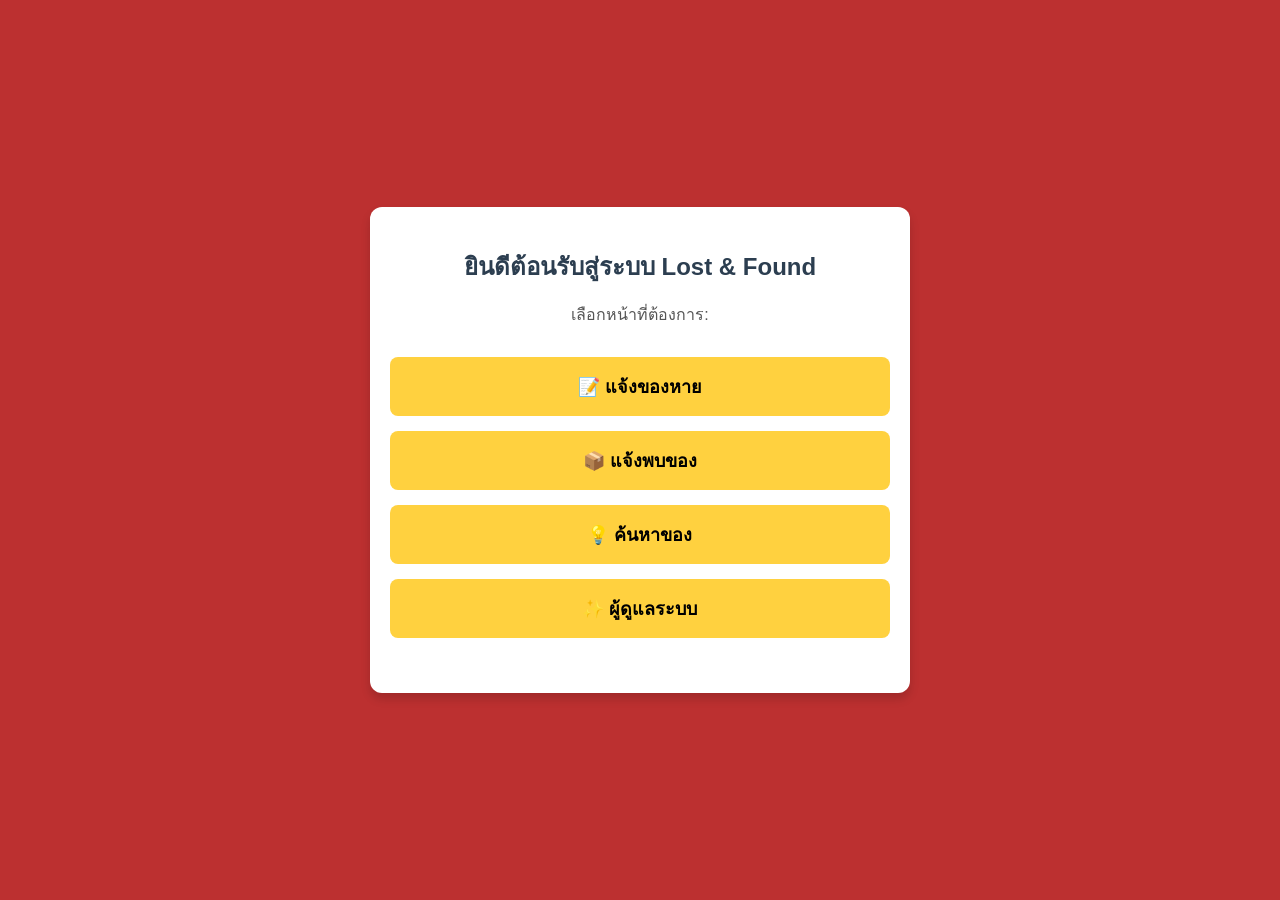
<file: index.html>
<!doctype html>
<html lang="th">
  <head>
    <meta charset="UTF-8" />
    <meta name="viewport" content="width=device-width, initial-scale=1.0" />
    <title>หน้าแรก - Lost & Found</title>
    <link rel="stylesheet" href="Frontend/css/lost.css" />
    <link rel="stylesheet" href="Frontend/css/pdpa.css" />

    <style>
      body {
        font-family:
          -apple-system, BlinkMacSystemFont, "Segoe UI", Roboto,
          "Helvetica Neue", Arial, sans-serif;
        margin: 0;
        padding: 0;
        background-color: #bc3030;
        color: #333;
        display: flex;
        justify-content: center;
        align-items: center;
        height: 100vh;
      }

      .container {
        text-align: center;
        background: #fff;
        border-radius: 12px;
        padding: 40px 20px;
        box-shadow: 0 6px 10px rgba(0, 0, 0, 0.15);
        width: 90%;
        max-width: 500px;
      }

      h1 {
        color: #2c3e50;
        margin-bottom: 10px;
        font-size: 24px;
      }

      p {
        color: #555;
        margin-bottom: 30px;
        font-size: 16px;
      }

      .menu-btn {
        display: block;
        width: 100%;
        padding: 15px;
        margin-bottom: 15px;
        font-size: 18px;
        font-weight: bold;
        color: black;
        background-color: #ffd13f;
        border: none;
        border-radius: 8px;
        cursor: pointer;
        transition:
          background-color 0.2s,
          transform 0.1s;
        box-sizing: border-box;
      }

      .menu-btn:hover {
        background-color: #da8012;
        transform: scale(1.03);
      }
    </style>
  </head>
  <body>
    <div class="container">
      <h1>ยินดีต้อนรับสู่ระบบ Lost & Found</h1>
      <p>เลือกหน้าที่ต้องการ:</p>

      <button class="menu-btn" onclick="location.href = 'Frontend/lost.html'">
        📝 แจ้งของหาย
      </button>
      <button class="menu-btn" onclick="location.href = 'Frontend/found.html'">
        📦 แจ้งพบของ
      </button>
      <button class="menu-btn" onclick="location.href = 'Frontend/search.html'">
        💡 ค้นหาของ
      </button>
      <button class="menu-btn" onclick="location.href = 'Frontend/admin.html'">
        ✨ ผู้ดูแลระบบ
      </button>
    </div>
  </body>
</html>
</file>
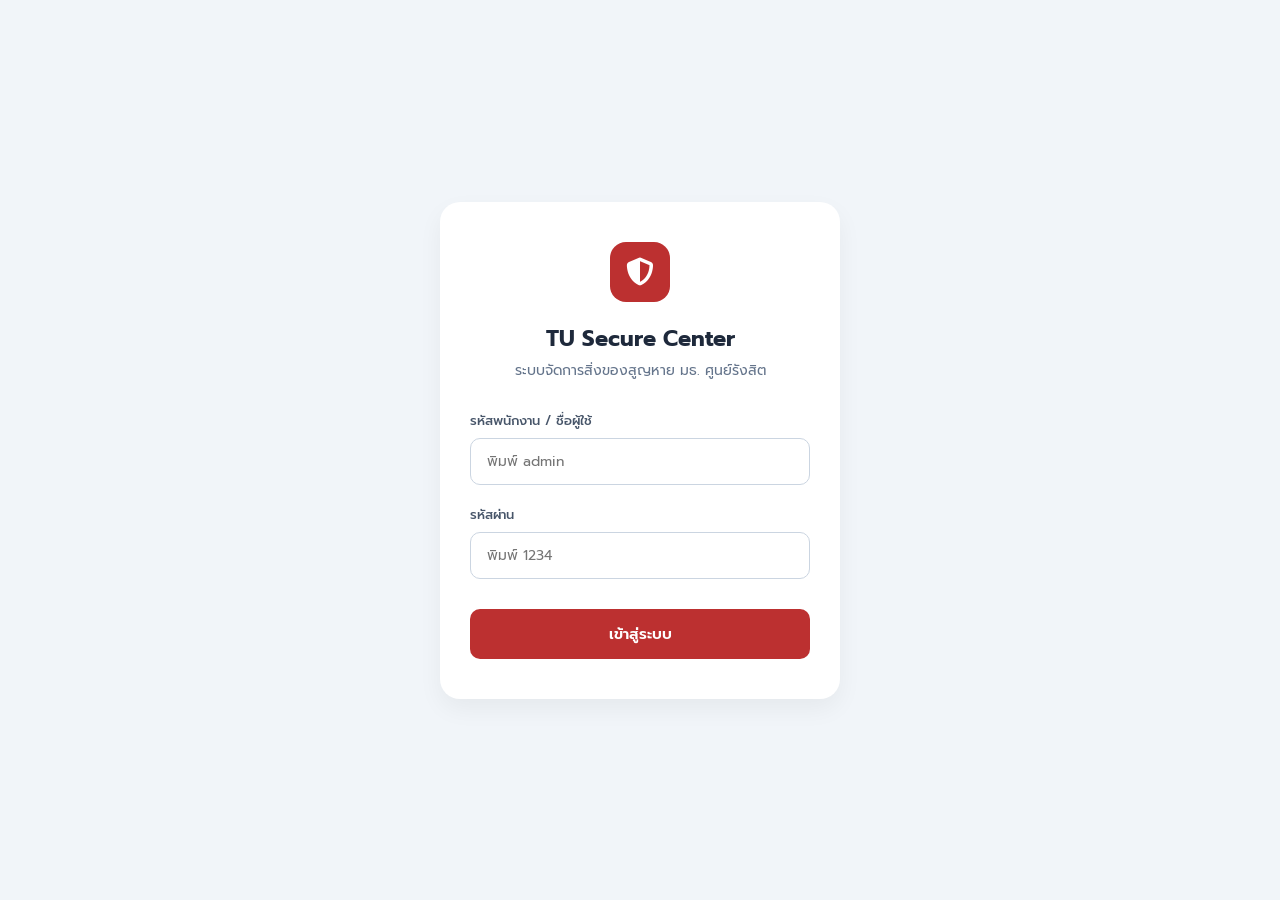
<file: audit-log.html>
<!DOCTYPE html>
<html lang="th">
<head>
    <meta charset="UTF-8">
    <meta name="viewport" content="width=device-width, initial-scale=1.0, maximum-scale=1.0, user-scalable=no">
    <title>ประวัติการทำรายการ - TU Secure Center</title>
    <link href="https://fonts.googleapis.com/css2?family=Prompt:wght@300;400;500;600;700&display=swap" rel="stylesheet">
    <link rel="stylesheet" href="https://cdnjs.cloudflare.com/ajax/libs/font-awesome/6.4.0/css/all.min.css">
    <link rel="stylesheet" href="css/manage-items.css">
    <link rel="stylesheet" href="css/audit-log.css"> 
</head>
<body>

    <div id="sidebar-container"></div>

    <main class="main-content">
        <div id="header-container"></div>

        <div class="content-wrapper">

            <div class="glass-card filter-container">
                <div class="filter-grid">
                    <div class="filter-input-group">
                        <i class="fa-solid fa-user-shield"></i>
                        <select id="userFilter" class="form-control">
                            <option value="">เจ้าหน้าที่ทั้งหมด</option>
                            <option value="Admin สมชาย">Admin สมชาย</option>
                            <option value="รปภ. สมศักดิ์">รปภ. สมศักดิ์</option>
                            <option value="ระบบอัตโนมัติ">ระบบอัตโนมัติ (System)</option>
                        </select>
                    </div>

                    <div class="filter-input-group">
                        <i class="fa-solid fa-bolt"></i>
                        <select id="actionFilter" class="form-control">
                            <option value="">ทุกการกระทำ (Actions)</option>
                            <option value="CREATE">เพิ่มข้อมูลใหม่ (Create)</option>
                            <option value="UPDATE">แก้ไขข้อมูล (Update)</option>
                            <option value="STATUS_CHANGE">เปลี่ยนสถานะ (Status)</option>
                            <option value="DELETE">ลบข้อมูล (Delete)</option>
                        </select>
                    </div>

                    <div class="filter-input-group">
                        <i class="fa-solid fa-calendar-day"></i>
                        <input type="date" id="dateFilter" class="form-control" title="เลือกวันที่">
                    </div>

                    <button class="btn-icon" onclick="resetFilters()" title="ล้างค่า">
                        <i class="fa-solid fa-rotate-right"></i>
                    </button>
                    <button class="btn-export" onclick="exportAuditLogCSV()">
                        <i class="fa-solid fa-cloud-arrow-down"></i> ดาวน์โหลดรายงาน
                    </button>
                </div>
            </div>

            <div class="glass-card table-container">
                <div class="table-responsive">
                    <table class="data-table audit-table">
                        <thead>
                            <tr>
                                <th width="15%">วันเวลา (Date/Time)</th>
                                <th width="20%">เจ้าหน้าที่ (User)</th>
                                <th width="15%">การกระทำ (Action)</th>
                                <th width="15%">รหัสอ้างอิง (Case ID)</th>
                                <th width="35%">รายละเอียด (Details)</th>
                            </tr>
                        </thead>
                        <tbody id="auditTableBody">
                        </tbody>
                    </table>
                </div>
                <div class="table-footer">
                    <div id="pagination-container" class="pagination"></div>
                </div>
            </div>
        </div>
    </main>

    <script src="js/components.js"></script>
    <script src="js/audit-log.js"></script>
    <script>
        document.addEventListener('DOMContentLoaded', () => {
            loadLayout('nav-audit', 'ประวัติการทำรายการ');
        });
    </script>
</body>
</html>
</file>
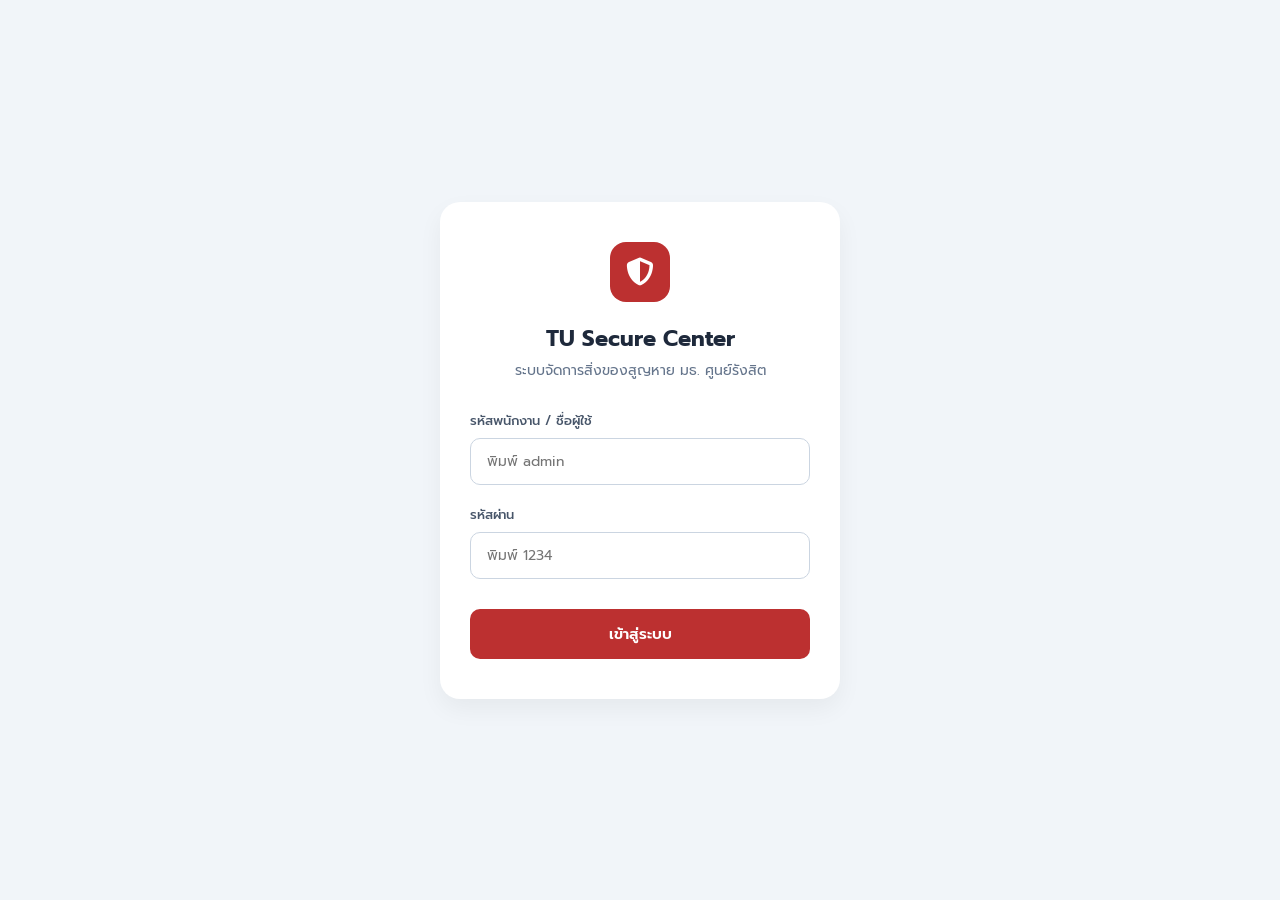
<file: login.html>
<!DOCTYPE html>
<html lang="th">
<head>
    <meta charset="UTF-8">
    <meta name="viewport" content="width=device-width, initial-scale=1.0">
    <title>เข้าสู่ระบบ - TU Secure Center</title>
    <link href="https://fonts.googleapis.com/css2?family=Prompt:wght@300;400;500;600;700&display=swap" rel="stylesheet">
    <link rel="stylesheet" href="https://cdnjs.cloudflare.com/ajax/libs/font-awesome/6.4.0/css/all.min.css">
    <style>
        * { margin: 0; padding: 0; box-sizing: border-box; font-family: 'Prompt', sans-serif; }
        body { background-color: #f1f5f9; display: flex; align-items: center; justify-content: center; min-height: 100vh; }
        .login-container { background: #fff; width: 100%; max-width: 400px; padding: 40px 30px; border-radius: 20px; box-shadow: 0 10px 25px rgba(0,0,0,0.05); text-align: center; }
        .logo-box { width: 60px; height: 60px; background: #bc3030; color: white; border-radius: 16px; display: flex; align-items: center; justify-content: center; font-size: 28px; margin: 0 auto 20px; }
        h1 { font-size: 22px; color: #1e293b; margin-bottom: 5px; }
        p { color: #64748b; font-size: 14px; margin-bottom: 30px; }
        .form-group { text-align: left; margin-bottom: 20px; }
        .form-group label { display: block; font-size: 13px; font-weight: 500; color: #475569; margin-bottom: 8px; }
        .form-control { width: 100%; padding: 12px 16px; border: 1px solid #cbd5e1; border-radius: 10px; font-size: 14px; outline: none; transition: 0.2s; }
        .form-control:focus { border-color: #bc3030; box-shadow: 0 0 0 3px rgba(188, 48, 48, 0.1); }
        .btn-login { width: 100%; background: #bc3030; color: white; border: none; padding: 14px; border-radius: 10px; font-size: 15px; font-weight: 600; cursor: pointer; transition: 0.3s; margin-top: 10px; }
        .btn-login:hover { background: #9e2828; transform: translateY(-2px); box-shadow: 0 5px 15px rgba(188, 48, 48, 0.2); }
    </style>
</head>
<body>

    <div class="login-container">
        <div class="logo-box"><i class="fa-solid fa-shield-halved"></i></div>
        <h1>TU Secure Center</h1>
        <p>ระบบจัดการสิ่งของสูญหาย มธ. ศูนย์รังสิต</p>

        <form onsubmit="handleLogin(event)">
            <div class="form-group">
                <label>รหัสพนักงาน / ชื่อผู้ใช้</label>
                <input type="text" class="form-control" id="username" placeholder="พิมพ์ admin" required>
            </div>
            <div class="form-group">
                <label>รหัสผ่าน</label>
                <input type="password" class="form-control" id="password" placeholder="พิมพ์ 1234" required>
            </div>
            <button type="submit" class="btn-login" id="loginBtn">เข้าสู่ระบบ</button>
        </form>
    </div>

    <script>
        // ระบบ Login จำลอง
        function handleLogin(e) {
            e.preventDefault();
            const btn = document.getElementById('loginBtn');
            btn.innerHTML = '<i class="fa-solid fa-spinner fa-spin"></i> กำลังเข้าสู่ระบบ...';
            
            setTimeout(() => {
                // สร้างข้อมูลผู้ใช้จำลอง บันทึกลง localStorage
                const mockUser = {
                    firstName: "สมชาย",
                    lastName: "ใจดี",
                    role: "Administrator",
                    email: "somchai.admin@tu.ac.th",
                    phone: "089-123-4567",
                    avatar: "https://ui-avatars.com/api/?name=Somchai+Jaidee&background=bc3030&color=fff"
                };
                localStorage.setItem('tu_secure_user', JSON.stringify(mockUser));
                
                // ย้ายไปหน้า Dashboard
                window.location.href = 'dashboard.html';
            }, 1000);
        }

        // ถ้า Login แล้วให้ข้ามหน้านี้ไปเลย
        if(localStorage.getItem('tu_secure_user')) {
            window.location.href = 'dashboard.html';
        }
    </script>
</body>
</html>
</file>
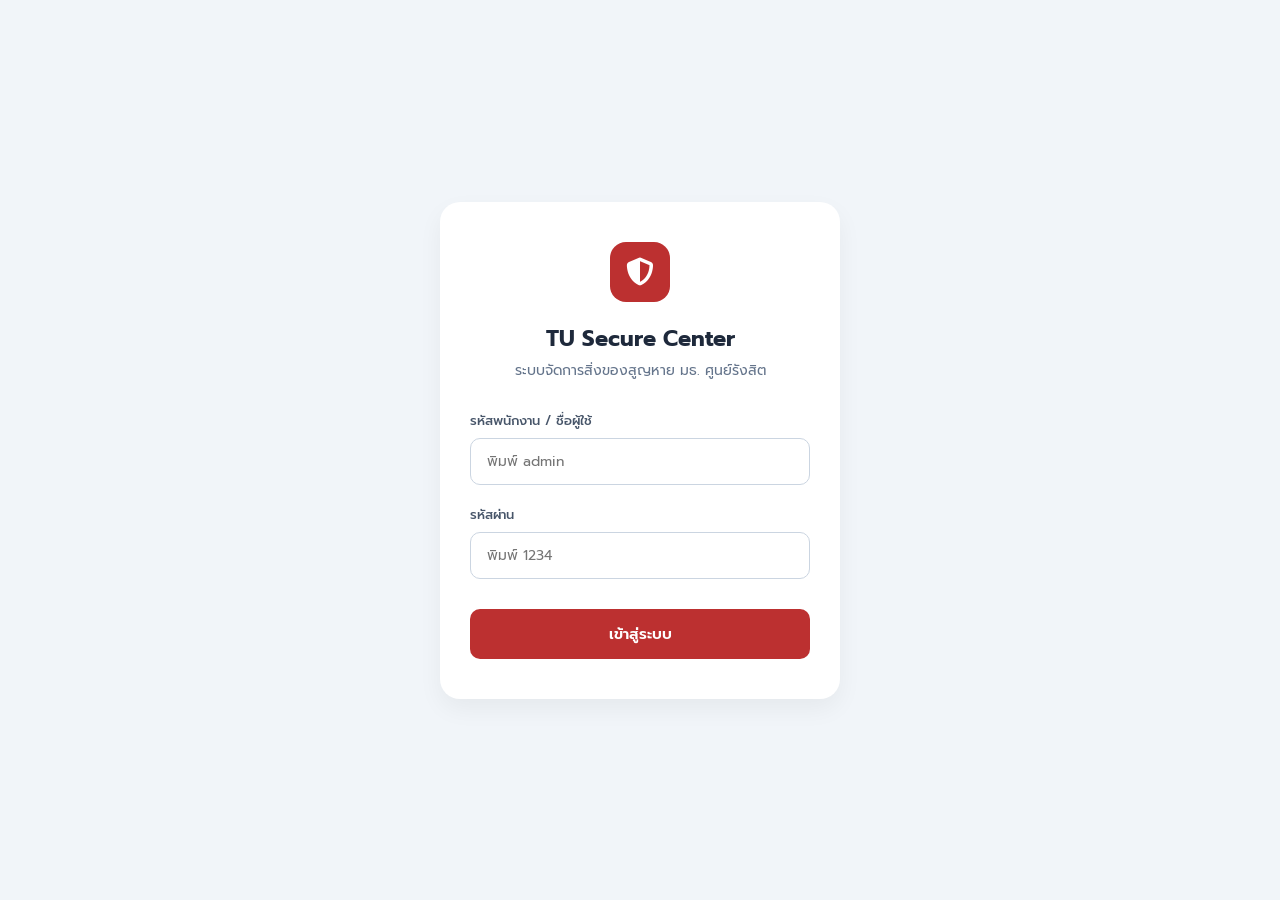
<file: manage-items.html>
<!DOCTYPE html>
<html lang="th">
<head>
    <meta charset="UTF-8">
    <meta name="viewport" content="width=device-width, initial-scale=1.0, maximum-scale=1.0, user-scalable=no">
    <title>จัดการรายการสิ่งของ - TU Secure Center</title>
    <link href="https://fonts.googleapis.com/css2?family=Prompt:wght@300;400;500;600;700&display=swap" rel="stylesheet">
    <link rel="stylesheet" href="https://cdnjs.cloudflare.com/ajax/libs/font-awesome/6.4.0/css/all.min.css">
    <link rel="stylesheet" href="css/manage-items.css">
</head>
<body>

    <div id="sidebar-container"></div>

    <main class="main-content">
        <div id="header-container"></div>

        <div class="content-wrapper">
            <div class="glass-card filter-container">
                <div class="filter-grid">
                    <div class="filter-input-group">
                        <i class="fa-solid fa-layer-group"></i>
                        <select id="categoryFilter" class="form-control">
                            <option value="">ทุกหมวดหมู่</option>
                            <option value="บัตร">บัตร/เอกสาร</option>
                            <option value="โทรศัพท์">โทรศัพท์</option>
                            <option value="อุปกรณ์อิเล็กทรอนิกส์">อุปกรณ์อิเล็กทรอนิกส์</option>
                            <option value="เครื่องเขียน">เครื่องเขียน</option>
                            <option value="อื่นๆ">อื่นๆ</option>
                        </select>
                    </div>

                    <div class="filter-input-group">
                        <i class="fa-solid fa-filter"></i>
                        <select id="statusFilter" class="form-control">
                            <option value="">ทุกสถานะ</option>
                            <option value="แจ้งแล้ว">แจ้งแล้ว (Lost)</option>
                            <option value="รอรับคืน">รอรับคืน (Waiting)</option>
                            <option value="คืนเจ้าของแล้ว">คืนเจ้าของแล้ว (Success)</option>
                            <option value="หมดอายุ">หมดอายุ (Expired)</option>
                        </select>
                    </div>

                    <div class="filter-input-group">
                        <i class="fa-solid fa-location-dot"></i>
                        <select id="locationFilter" class="form-control">
                            <option value="">ทุกสถานที่</option>
                            <option value="ศูนย์เรียนรู้อเนกประสงค์">ศูนย์เรียนรู้อเนกประสงค์ (SC)</option>
                            <option value="โรงอาหารกลาง">โรงอาหารกลาง (Green Canteen)</option>
                            <option value="หอสมุดป๋วย">หอสมุดป๋วย อึ๊งภากรณ์</option>
                            <option value="อาคารเรียนรวม">อาคารเรียนรวม (LC1 - LC5)</option>
                            <option value="สนามกีฬากลาง">สนามกีฬากลาง (Main Stadium)</option>
                        </select>
                    </div>

                    <div class="filter-input-group">
                        <i class="fa-solid fa-calendar-day"></i>
                        <input type="date" id="expiryFilter" class="form-control" title="กรองตามวันที่" />
                    </div>

                    <button class="btn-icon" onclick="resetFilters()" title="ล้างค่า">
                        <i class="fa-solid fa-rotate-right"></i>
                    </button>
                    <button class="btn-export" onclick="exportCurrentPageCSV()">
                        <i class="fa-solid fa-cloud-arrow-down"></i> ดาวน์โหลดรายงาน
                    </button>
                </div>
            </div>

            <div class="glass-card table-container">
                <div class="table-responsive">
                    <table class="data-table">
                        <thead>
                            <tr>
                                <th width="5%" style="text-align: center;">ลำดับ</th>
                                <th width="9%">ประเภท</th>
                                <th width="10%">หมวดหมู่</th>
                                <th width="6%">รูปภาพ</th>
                                <th width="14%">รายละเอียดสิ่งของ</th>
                                <th width="13%">วัน/เวลา/สถานที่</th>
                                <th width="13%">ข้อมูลผู้แจ้ง</th>
                                <th width="10%">Case ID</th>
                                <th width="12%">สถานะ</th>
                                <th width="8%">จัดการ</th>
                            </tr>
                        </thead>
                        <tbody id="itemsTableBody">
                            <tr>
                                <td colspan="10" class="loading-state">
                                    <i class="fa-solid fa-spinner fa-spin"></i> กำลังโหลดข้อมูล...
                                </td>
                            </tr>
                        </tbody>
                    </table>
                </div>
                
                <div class="table-footer">
                    <div id="pagination-container" class="pagination"></div>
                </div>
            </div>
        </div>
    </main>

    <script src="js/components.js"></script>
    <script src="js/manage-items.js"></script>
    <script>
        document.addEventListener('DOMContentLoaded', () => {
            loadLayout('nav-manage-items', 'จัดการรายการสิ่งของ');
        });
    </script>
</body>
</html>
</file>
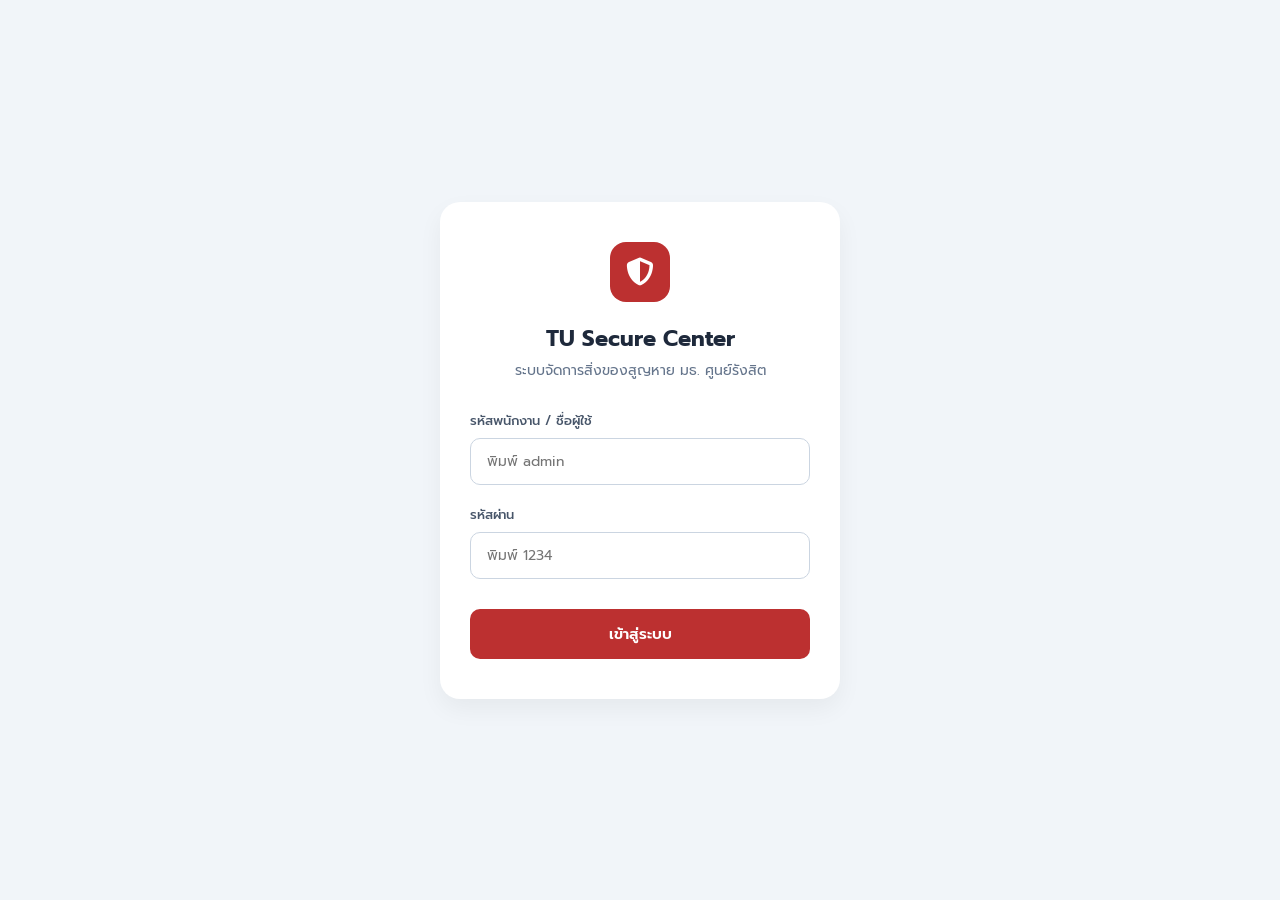
<file: profile.html>
<!DOCTYPE html>
<html lang="th">
<head>
    <meta charset="UTF-8">
    <meta name="viewport" content="width=device-width, initial-scale=1.0, maximum-scale=1.0, user-scalable=no">
    <title>โปรไฟล์ส่วนตัว - TU Secure Center</title>
    <link href="https://fonts.googleapis.com/css2?family=Prompt:wght@300;400;500;600;700&display=swap" rel="stylesheet">
    <link rel="stylesheet" href="https://cdnjs.cloudflare.com/ajax/libs/font-awesome/6.4.0/css/all.min.css">
    <link rel="stylesheet" href="css/manage-items.css">
    <link rel="stylesheet" href="css/profile.css">
</head>
<body>

    <div id="sidebar-container"></div>

    <main class="main-content">
        <div id="header-container"></div>

        <div class="content-wrapper profile-wrapper">
            <div class="page-header">
                <h2>การตั้งค่าบัญชีผู้ใช้</h2>
                <p>จัดการข้อมูลส่วนตัวและความปลอดภัยของบัญชีคุณ</p>
            </div>

            <div class="profile-layout">
                <div class="modern-card user-summary-card">
                    <div class="card-cover"></div>
                    <div class="avatar-section">
                        <div class="avatar-wrapper">
                            <img src="https://ui-avatars.com/api/?name=Admin+TU&background=bc3030&color=fff&size=150" alt="Profile" id="profileImage">
                            <label for="avatarUpload" class="edit-avatar-btn" title="เปลี่ยนรูปโปรไฟล์">
                                <i class="fa-solid fa-camera"></i>
                            </label>
                            <input type="file" id="avatarUpload" accept="image/*" style="display: none;" onchange="previewAvatar(event)">
                        </div>
                        <h3 class="user-display-name" id="displayName">สมชาย ใจดี</h3>
                        <span class="user-role badge-admin">Administrator</span>
                    </div>
                    
                    <div class="user-stats">
                        <div class="stat-box">
                            <h4>142</h4>
                            <p>รายการที่จัดการ</p>
                        </div>
                        <div class="stat-box">
                            <h4>98%</h4>
                            <p>อัตราความสำเร็จ</p>
                        </div>
                    </div>

                    <div class="user-contact-info">
                        <div class="info-row"><i class="fa-solid fa-envelope"></i> <span id="displayEmail">somchai.admin@tu.ac.th</span></div>
                        <div class="info-row"><i class="fa-solid fa-phone"></i> <span id="displayPhone">089-123-4567</span></div>
                        <div class="info-row"><i class="fa-solid fa-building-shield"></i> <span>เข้าสู่ระบบล่าสุด: วันนี้ 08:30 น.</span></div>
                    </div>
                </div>

                <div class="modern-card settings-card">
                    <div class="settings-tabs">
                        <button class="tab-btn active" onclick="switchTab('personal')"><i class="fa-regular fa-id-card"></i> ข้อมูลส่วนตัว</button>
                        <button class="tab-btn" onclick="switchTab('security')"><i class="fa-solid fa-shield-halved"></i> ความปลอดภัย</button>
                    </div>

                    <div id="tab-personal" class="tab-content active">
                        <h3 class="form-section-title">ข้อมูลพื้นฐาน</h3>
                        <form id="profileForm" onsubmit="saveProfile(event)">
                            <div class="form-grid">
                                <div class="form-group">
                                    <label>ชื่อจริง</label>
                                    <input type="text" class="modern-input" id="inputFirstName" value="สมชาย" required>
                                </div>
                                <div class="form-group">
                                    <label>นามสกุล</label>
                                    <input type="text" class="modern-input" id="inputLastName" value="ใจดี" required>
                                </div>
                                <div class="form-group">
                                    <label>รหัสพนักงาน / ID</label>
                                    <input type="text" class="modern-input bg-gray" value="EMP-2026-001" readonly title="ติดต่อฝ่ายบุคคลเพื่อแก้ไขรหัสพนักงาน">
                                </div>
                                <div class="form-group">
                                    <label>แผนก / สังกัด</label>
                                    <input type="text" class="modern-input bg-gray" value="ศูนย์รักษาความปลอดภัย ศูนย์รังสิต" readonly>
                                </div>
                            </div>

                            <h3 class="form-section-title" style="margin-top: 25px;">ช่องทางการติดต่อ</h3>
                            <div class="form-grid">
                                <div class="form-group">
                                    <label>อีเมล (Email)</label>
                                    <input type="email" class="modern-input" id="inputEmail" value="somchai.admin@tu.ac.th" required>
                                </div>
                                <div class="form-group">
                                    <label>เบอร์โทรศัพท์มือถือ</label>
                                    <input type="tel" class="modern-input" id="inputPhone" value="089-123-4567" pattern="[0-9]{3}-[0-9]{3}-[0-9]{4}" title="รูปแบบ: 089-123-4567">
                                </div>
                            </div>

                            <div class="form-actions">
                                <button type="submit" class="btn-save" id="saveProfileBtn">บันทึกการเปลี่ยนแปลง</button>
                            </div>
                        </form>
                    </div>

                    <div id="tab-security" class="tab-content" style="display: none;">
                        <h3 class="form-section-title">เปลี่ยนรหัสผ่าน</h3>
                        <p style="font-size: 13px; color: #64748b; margin-top: -5px; margin-bottom: 20px;">เพื่อความปลอดภัย โปรดตั้งรหัสผ่านที่มีความยาวอย่างน้อย 8 ตัวอักษร</p>
                        
                        <form id="passwordForm" onsubmit="savePassword(event)">
                            <div class="form-group" style="max-width: 400px; margin-bottom: 15px;">
                                <label>รหัสผ่านปัจจุบัน</label>
                                <div class="password-wrapper">
                                    <input type="password" class="modern-input" id="currentPassword" placeholder="••••••••" required>
                                    <button type="button" class="toggle-password" onclick="togglePasswordVisibility('currentPassword', this)"><i class="fa-regular fa-eye-slash"></i></button>
                                </div>
                            </div>
                            
                            <div class="form-group" style="max-width: 400px; margin-bottom: 15px;">
                                <label>รหัสผ่านใหม่</label>
                                <div class="password-wrapper">
                                    <input type="password" class="modern-input" id="newPassword" placeholder="อย่างน้อย 8 ตัวอักษร" minlength="8" required>
                                    <button type="button" class="toggle-password" onclick="togglePasswordVisibility('newPassword', this)"><i class="fa-regular fa-eye-slash"></i></button>
                                </div>
                            </div>

                            <div class="form-group" style="max-width: 400px; margin-bottom: 25px;">
                                <label>ยืนยันรหัสผ่านใหม่</label>
                                <div class="password-wrapper">
                                    <input type="password" class="modern-input" id="confirmPassword" placeholder="พิมพ์รหัสผ่านใหม่อีกครั้ง" required>
                                    <button type="button" class="toggle-password" onclick="togglePasswordVisibility('confirmPassword', this)"><i class="fa-regular fa-eye-slash"></i></button>
                                </div>
                                <span id="passwordErrorMsg" style="color: #ef4444; font-size: 12px; margin-top: 5px; display: none;">รหัสผ่านใหม่และยืนยันรหัสผ่านไม่ตรงกัน!</span>
                            </div>

                            <div class="form-actions" style="justify-content: flex-start; margin-bottom: 40px;">
                                <button type="submit" class="btn-save" id="savePasswordBtn">อัปเดตรหัสผ่าน</button>
                            </div>
                        </form>

                        <h3 class="form-section-title">ประวัติการเข้าสู่ระบบ (Login History)</h3>
                        <div class="login-history-list">
                            <div class="history-item">
                                <div class="history-icon bg-green"><i class="fa-solid fa-laptop"></i></div>
                                <div class="history-details">
                                    <div class="history-device">Windows PC - Chrome (ปัจจุบัน)</div>
                                    <div class="history-meta">IP: 192.168.1.45 • กรุงเทพมหานคร, ไทย</div>
                                </div>
                                <div class="history-time">วันนี้, 08:30 น.</div>
                            </div>
                            <div class="history-item">
                                <div class="history-icon bg-gray"><i class="fa-solid fa-mobile-screen"></i></div>
                                <div class="history-details">
                                    <div class="history-device">iPhone 13 - Safari</div>
                                    <div class="history-meta">IP: 171.101.x.x • ปทุมธานี, ไทย</div>
                                </div>
                                <div class="history-time">เมื่อวาน, 18:45 น.</div>
                            </div>
                        </div>
                    </div>

                </div>
            </div>
        </div>
    </main>

    <script src="js/components.js"></script>
    <script src="js/profile.js"></script>
    <script>
        document.addEventListener('DOMContentLoaded', () => {
            loadLayout('nav-profile', 'โปรไฟล์ของฉัน'); 
        });
    </script>
</body>
</html>
</file>
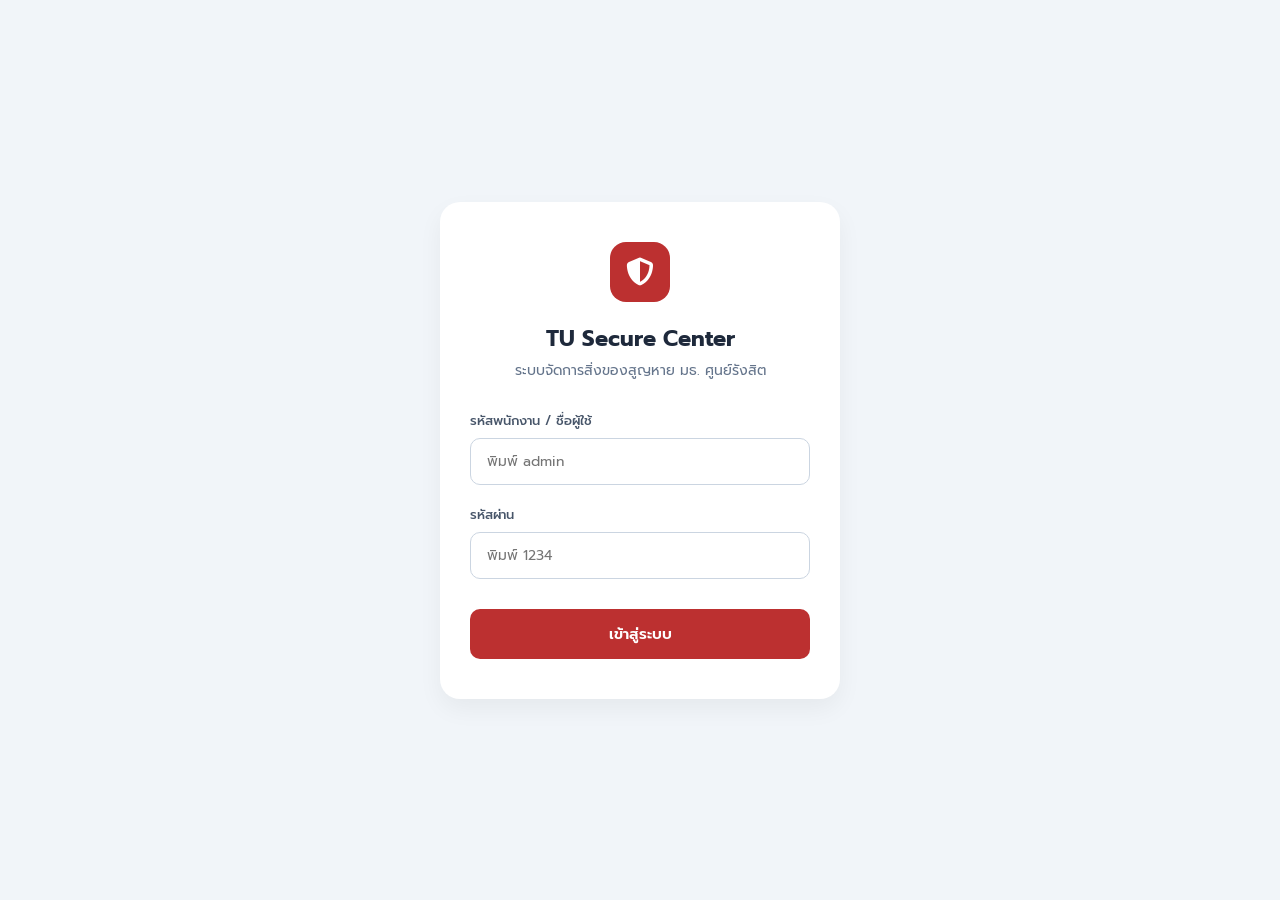
<file: settings.html>
<!DOCTYPE html>
<html lang="th">
<head>
    <meta charset="UTF-8">
    <meta name="viewport" content="width=device-width, initial-scale=1.0, maximum-scale=1.0, user-scalable=no">
    <title>ตั้งค่าระบบพื้นฐาน - TU Secure Center</title>
    <link href="https://fonts.googleapis.com/css2?family=Prompt:wght@300;400;500;600;700&display=swap" rel="stylesheet">
    <link rel="stylesheet" href="https://cdnjs.cloudflare.com/ajax/libs/font-awesome/6.4.0/css/all.min.css">
    <link rel="stylesheet" href="css/manage-items.css">
    <link rel="stylesheet" href="css/profile.css"> <link rel="stylesheet" href="css/settings.css">
</head>
<body>

    <div id="sidebar-container"></div>

    <main class="main-content">
        <div id="header-container"></div>

        <div class="content-wrapper settings-wrapper">
            <div class="page-header" style="display: flex; justify-content: space-between; align-items: flex-end; flex-wrap: wrap; gap: 15px;">
                <div>
                    <h2>ตั้งค่าระบบพื้นฐาน (Master Data)</h2>
                    <p>จัดการตัวเลือกต่างๆ ที่ใช้ในระบบ เช่น สถานที่เกิดเหตุ และหมวดหมู่สิ่งของ</p>
                </div>
            </div>

            <div class="modern-card" style="padding: 0; overflow: hidden;">
                <div class="settings-tabs" style="padding: 20px 30px 0 30px; margin-bottom: 0; background: #f8fafc; border-bottom: 1px solid #e2e8f0;">
                    <button class="tab-btn active" onclick="switchTab('locations')"><i class="fa-solid fa-map-location-dot"></i> สถานที่ / อาคาร</button>
                    <button class="tab-btn" onclick="switchTab('categories')"><i class="fa-solid fa-tags"></i> หมวดหมู่สิ่งของ</button>
                </div>

                <div id="tab-locations" class="tab-content active" style="padding: 30px;">
                    <div class="tab-header">
                        <div>
                            <h3 class="form-section-title" style="border:none; margin:0; padding:0;">รายชื่อสถานที่ในมหาวิทยาลัย</h3>
                            <p style="font-size: 13px; color: #64748b; margin-top: 5px;">ข้อมูลนี้จะถูกนำไปใช้ใน Dropdown ให้ผู้ใช้เลือกเวลาแจ้งของหาย</p>
                        </div>
                        <button class="btn-primary" onclick="openModal('locations', 'add')">
                            <i class="fa-solid fa-plus"></i> เพิ่มสถานที่
                        </button>
                    </div>

                    <div class="table-responsive" style="margin-top: 20px;">
                        <table class="data-table">
                            <thead>
                                <tr>
                                    <th width="10%">รหัส</th>
                                    <th width="35%">ชื่อสถานที่ / อาคาร</th>
                                    <th width="25%">โซนพื้นที่</th>
                                    <th width="15%">สถานะ</th>
                                    <th width="15%" style="text-align: center;">จัดการ</th>
                                </tr>
                            </thead>
                            <tbody id="locationsTableBody">
                                </tbody>
                        </table>
                    </div>
                </div>

                <div id="tab-categories" class="tab-content" style="display: none; padding: 30px;">
                    <div class="tab-header">
                        <div>
                            <h3 class="form-section-title" style="border:none; margin:0; padding:0;">หมวดหมู่สิ่งของ</h3>
                            <p style="font-size: 13px; color: #64748b; margin-top: 5px;">จัดกลุ่มสิ่งของเพื่อให้ง่ายต่อการค้นหาและทำสถิติ</p>
                        </div>
                        <button class="btn-primary" onclick="openModal('categories', 'add')">
                            <i class="fa-solid fa-plus"></i> เพิ่มหมวดหมู่
                        </button>
                    </div>

                    <div class="table-responsive" style="margin-top: 20px;">
                        <table class="data-table">
                            <thead>
                                <tr>
                                    <th width="10%">รหัส</th>
                                    <th width="40%">ชื่อหมวดหมู่</th>
                                    <th width="20%">จำนวนของในระบบ</th>
                                    <th width="15%">สถานะ</th>
                                    <th width="15%" style="text-align: center;">จัดการ</th>
                                </tr>
                            </thead>
                            <tbody id="categoriesTableBody">
                                </tbody>
                        </table>
                    </div>
                </div>
            </div>
        </div>
    </main>

    <div id="dataModal" class="modal-overlay">
        <div class="modal-content">
            <div class="modal-header">
                <h3 id="modalTitle">เพิ่มข้อมูล</h3>
                <button class="close-btn" onclick="closeModal()"><i class="fa-solid fa-xmark"></i></button>
            </div>
            <div class="modal-body">
                <form id="dataForm" onsubmit="saveData(event)">
                    <input type="hidden" id="modalType"> <input type="hidden" id="modalAction"> <input type="hidden" id="modalId"> <div class="form-group" style="margin-bottom: 15px;">
                        <label id="labelName">ชื่อข้อมูล</label>
                        <input type="text" id="inputName" class="modern-input" required placeholder="กรอกชื่อ...">
                    </div>
                    
                    <div class="form-group" style="margin-bottom: 15px;" id="groupDesc">
                        <label id="labelDesc">รายละเอียดเพิ่มเติม / โซน</label>
                        <input type="text" id="inputDesc" class="modern-input" placeholder="กรอกรายละเอียด...">
                    </div>

                    <div class="form-group" style="margin-bottom: 25px;">
                        <label>สถานะการใช้งาน</label>
                        <select id="inputStatus" class="modern-input">
                            <option value="active">เปิดใช้งาน (Active)</option>
                            <option value="inactive">ปิดใช้งาน (Inactive)</option>
                        </select>
                    </div>

                    <div class="form-actions" style="justify-content: flex-end; gap: 10px; margin-top: 0;">
                        <button type="button" class="btn-light" onclick="closeModal()" style="padding: 10px 20px; border-radius: 8px; border: none; font-family: 'Prompt'; cursor: pointer;">ยกเลิก</button>
                        <button type="submit" class="btn-save" id="btnSaveModal" style="margin: 0;">บันทึกข้อมูล</button>
                    </div>
                </form>
            </div>
        </div>
    </div>

    <script src="js/components.js"></script>
    <script src="js/settings.js"></script>
    <script>
        document.addEventListener('DOMContentLoaded', () => {
            loadLayout('nav-settings', 'ตั้งค่าระบบพื้นฐาน');
        });
    </script>
</body>
</html>
</file>
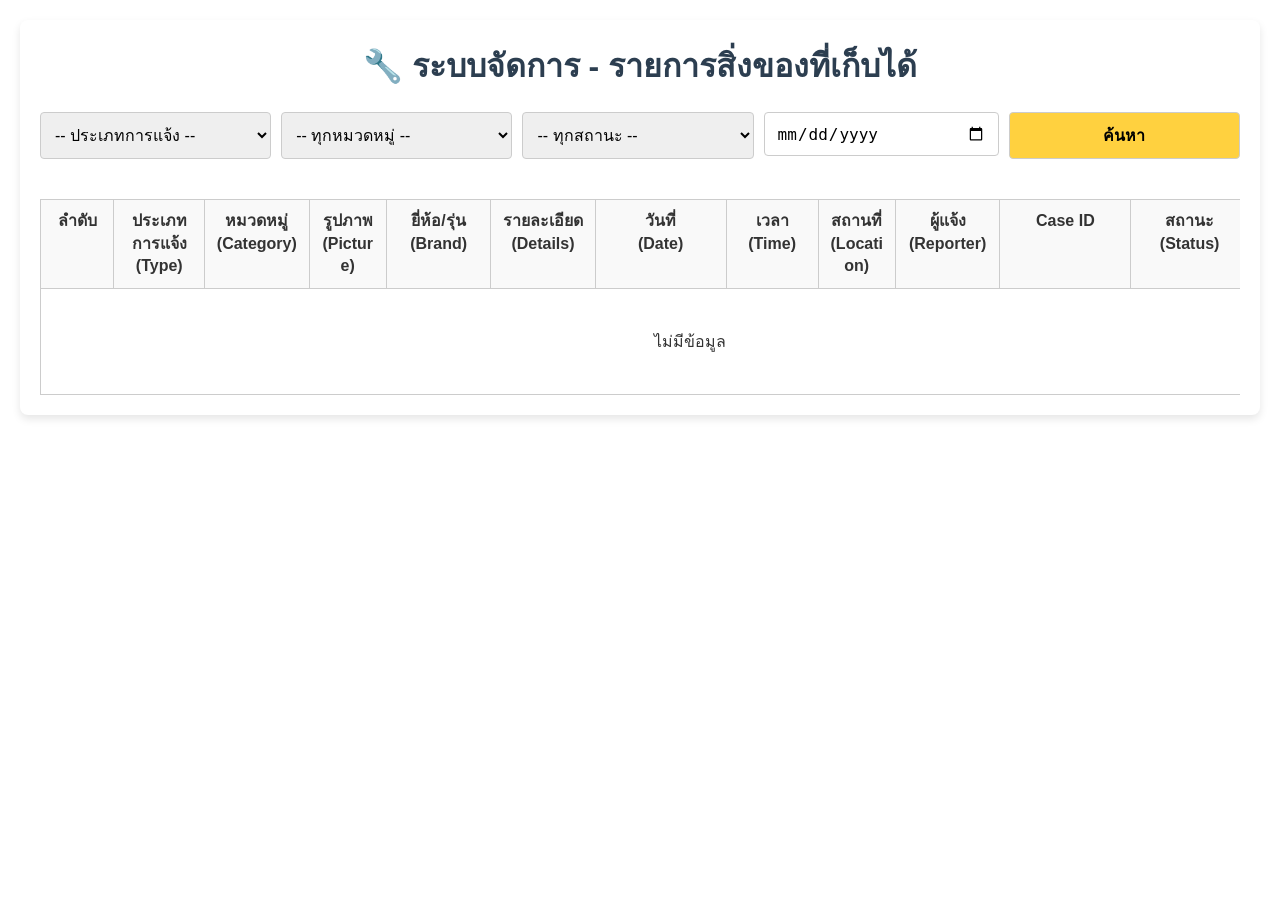
<file: Frontend/admin.html>
<!doctype html>
<html lang="th">
  <head>
    <meta charset="UTF-8" />
    <meta name="viewport" content="width=device-width, initial-scale=1.0" />
    <title>ระบบจัดการ - รายการสิ่งของที่เก็บได้</title>
    <link rel="stylesheet" href="css/admin.css" />
  </head>
  <body>
    <div class="container">
      <h1>🔧 ระบบจัดการ - รายการสิ่งของที่เก็บได้</h1>

      <!-- ตัวเลือก -->
      <div class="filter-section">
        <select id="typeFilter">
          <option value="">-- ประเภทการแจ้ง --</option>
          <option value="FOUND">พบของ</option>
          <option value="LOST">ของหาย</option>
        </select>

        <select id="categoryFilter">
          <option value="">-- ทุกหมวดหมู่ --</option>
          <option value="บัตร">บัตร</option>
          <option value="โทรศัพท์">โทรศัพท์</option>
          <option value="อุปกรณ์อิเล็กทรอนิกส์">อุปกรณ์อิเล็กทรอนิกส์</option>
          <option value="เครื่องเขียน">เครื่องเขียน</option>
          <option value="อื่นๆ">อื่นๆ</option>
        </select>

        <select id="statusFilter">
          <option value="">-- ทุกสถานะ --</option>
          <option value="แจ้งแล้ว" class="head1">แจ้งแล้ว</option>
          <option value="รอรับคืน" class="head2">
            รอรับคืน (Waiting for pick up)
          </option>
          <option value="คืนเจ้าของแล้ว" class="head3">
            คืนเจ้าของแล้ว (Received)
          </option>
          <option value="หมดอายุ" class="head4">หมดอายุ (Expired)</option>
        </select>

        <input type="date" id="expiryFilter" placeholder="กรองตามวันที่" />

        <button onclick="applyFilters()">ค้นหา</button>
      </div>

      <div class="table-wrapper">
        <table>
          <colgroup>
            <col style="width: 80px" />
            <col style="width: 120px" />
            <col style="width: 140px" />
            <col style="width: 100px" />
            <col style="width: 140px" />
            <col style="width: 140px" />
            <col style="width: 180px" />
            <col style="width: 120px" />
            <col style="width: 100px" />
            <col style="width: 140px" />
            <col style="width: 180px" />
            <col style="width: 160px" />
            <col style="width: 120px" />
          </colgroup>
          <thead>
            <tr>
              <th>ลำดับ</th>
              <th>ประเภทการแจ้ง<br />(Type)</th>
              <th>หมวดหมู่<br />(Category)</th>
              <th>รูปภาพ<br />(Picture)</th>
              <th>ยี่ห้อ/รุ่น<br />(Brand)</th>
              <th>รายละเอียด<br />(Details)</th>
              <th>วันที่<br />(Date)</th>
              <th>เวลา<br />(Time)</th>
              <th>สถานที่<br />(Location)</th>
              <th>ผู้แจ้ง<br />(Reporter)</th>
              <th>Case ID</th>
              <th>สถานะ<br />(Status)</th>
              <th>การจัดการ<br />(Actions)</th>
            </tr>
          </thead>
          <tbody id="adminTableBody"></tbody>
        </table>
      </div>
    </div>

    <script src="liff.js"></script>
    <script src="js/admin.js"></script>
  </body>
</html>
</file>
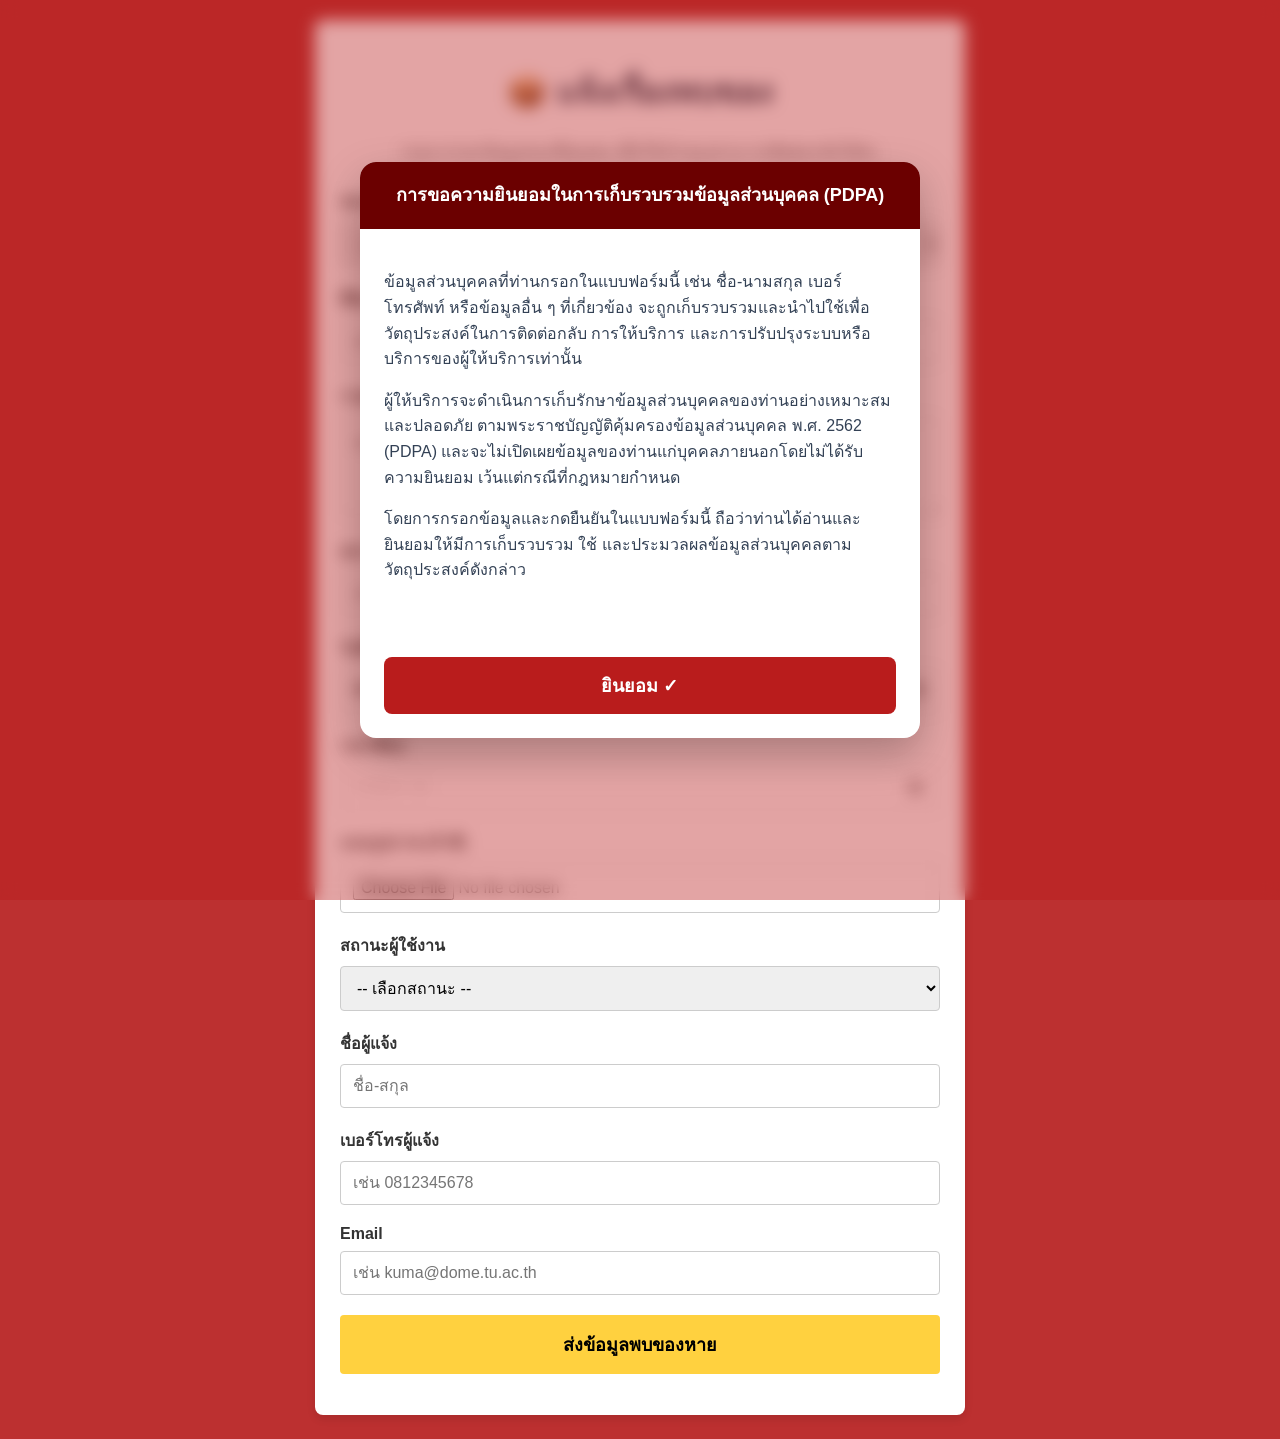
<file: Frontend/found.html>
<!doctype html>
<html lang="th">
  <head>
    <meta charset="UTF-8" />
    <meta name="viewport" content="width=device-width, initial-scale=1.0" />
    <title>แจ้งเรื่องพบของ</title>
    <link rel="stylesheet" href="css/found.css" />
    <link rel="stylesheet" href="css/pdpa.css" />
  </head>
  <body>
    <form id="foundForm">
      <h1>📦 แจ้งเรื่องพบของ</h1>
      <p class="intro">
        กรุณากรอกข้อมูลของที่คุณพบ เพื่อให้เจ้าของสามารถติดต่อกลับได้ค่ะ
      </p>

      <div class="form-group">
        <label for="category">หมวดหมู่</label>
        <select
          id="category"
          name="category"
          required
          onchange="toggleOtherCategory()"
        >
          <option value="">-- เลือกหมวดหมู่ --</option>
          <option>บัตร</option>
          <option>โทรศัพท์</option>
          <option>อุปกรณ์อิเล็กทรอนิกส์</option>
          <option>เครื่องเขียน</option>
          <option value="other">อื่น ๆ</option>
        </select>
      </div>

      <div class="form-group" id="otherCategoryGroup" style="display: none">
        <label for="otherCategory">ระบุหมวดหมู่สิ่งของ</label>
        <input
          type="text"
          id="otherCategory"
          placeholder="เช่น กระเป๋า, เสื้อผ้า"
        />
      </div>

      <div class="form-group">
        <label for="brand">ยี่ห้อ / หมายเลขบัตร (ถ้ามี)</label>
        <input
          type="text"
          id="brand"
          name="brand"
          placeholder="เช่น Student ID 6612345678"
        />
      </div>

      <div class="form-group">
        <label for="details">รายละเอียดเพิ่มเติม</label>
        <textarea
          id="details"
          name="details"
          rows="4"
          placeholder="เช่น เจอหูฟังสีดำ หน้าห้องสมุดชั้น 2"
          required
        ></textarea>
      </div>

      <div class="form-group">
        <label for="location">สถานที่ที่พบ</label>
        <input
          type="text"
          id="location"
          name="location"
          placeholder="เช่น อาคาร บร3"
          required
        />
      </div>

      <div class="form-group">
        <label for="date">วันที่ที่พบ (เดือน/วัน/ปี)</label>
        <input type="date" id="date" name="date" required />
      </div>

      <div class="form-group">
        <label for="time">เวลาที่พบ</label>
        <input type="time" id="time" name="time" required />
      </div>

      <div class="form-group">
        <label for="itemImage">แนบรูปภาพ (ถ้ามี)</label>
        <input
          type="file"
          id="itemImage"
          name="itemImage"
          accept="image/jpeg,image/jpg,image/png,image/gif,image/webp"
        />
      </div>

      <div class="form-group">
        <label for="userStatus">สถานะผู้ใช้งาน</label>
        <select id="userStatus" name="userStatus" required>
          <option value="">-- เลือกสถานะ --</option>
          <option value="student">บุคลากร / นักศึกษาในมหาวิทยาลัย</option>
          <option value="external">บุคคลภายนอกมหาวิทยาลัย</option>
        </select>
      </div>

      <div class="form-group">
        <label for="reporterName">ชื่อผู้แจ้ง</label>
        <input type="text" id="reporterName" placeholder="ชื่อ-สกุล" required />
      </div>
      <div class="form-group">
        <label for="reporterPhone">เบอร์โทรผู้แจ้ง</label>
        <input
          type="tel"
          id="reporterPhone"
          placeholder="เช่น 0812345678"
          inputmode="numeric"
          maxlength="10"
          pattern="[0-9]{10}"
          oninput="this.value = this.value.replace(/[^0-9]/g, '').slice(0, 10)"
          required
        />
      </div>

      <!-- เฉพาะนักศึกษา -->
      <div id="studentOnlyFields" style="display: none">
        <div class="form-group">
          <label for="reporterStudentId">เลขนักศึกษาผู้แจ้ง</label>
          <input
            type="text"
            id="reporterStudentId"
            placeholder="เช่น 6612345678"
            inputmode="numeric"
            maxlength="10"
            pattern="[0-9]{10}"
            oninput="
              this.value = this.value.replace(/[^0-9]/g, '').slice(0, 10)
            "
          />
        </div>
        <div class="form-group">
          <label for="reporterFaculty">คณะ</label>
          <input
            type="text"
            id="reporterFaculty"
            placeholder="วิทยาศาสตร์, บัญชี"
          />
        </div>
        <div class="form-group">
          <label for="reporterMajor">สาขา</label>
          <input
            type="text"
            id="reporterMajor"
            placeholder="เช่น วิทยาการคอมพิวเตอร์, สถิติ"
          />
        </div>
      </div>

      <div class="form-group">
        <label for="reporterEmail">Email</label>
        <input
          type="email"
          id="reporterEmail"
          placeholder="เช่น kuma@dome.tu.ac.th"
          required
        />
      </div>

      <button type="button" id="submitBtn">ส่งข้อมูลพบของหาย</button>
      <p id="status" style="text-align: center; margin-top: 10px"></p>
    </form>

    <script src="liff.js"></script>
    <script src="js/pdpa.js"></script>
    <script src="js/found.js"></script>
  </body>
</html>
</file>
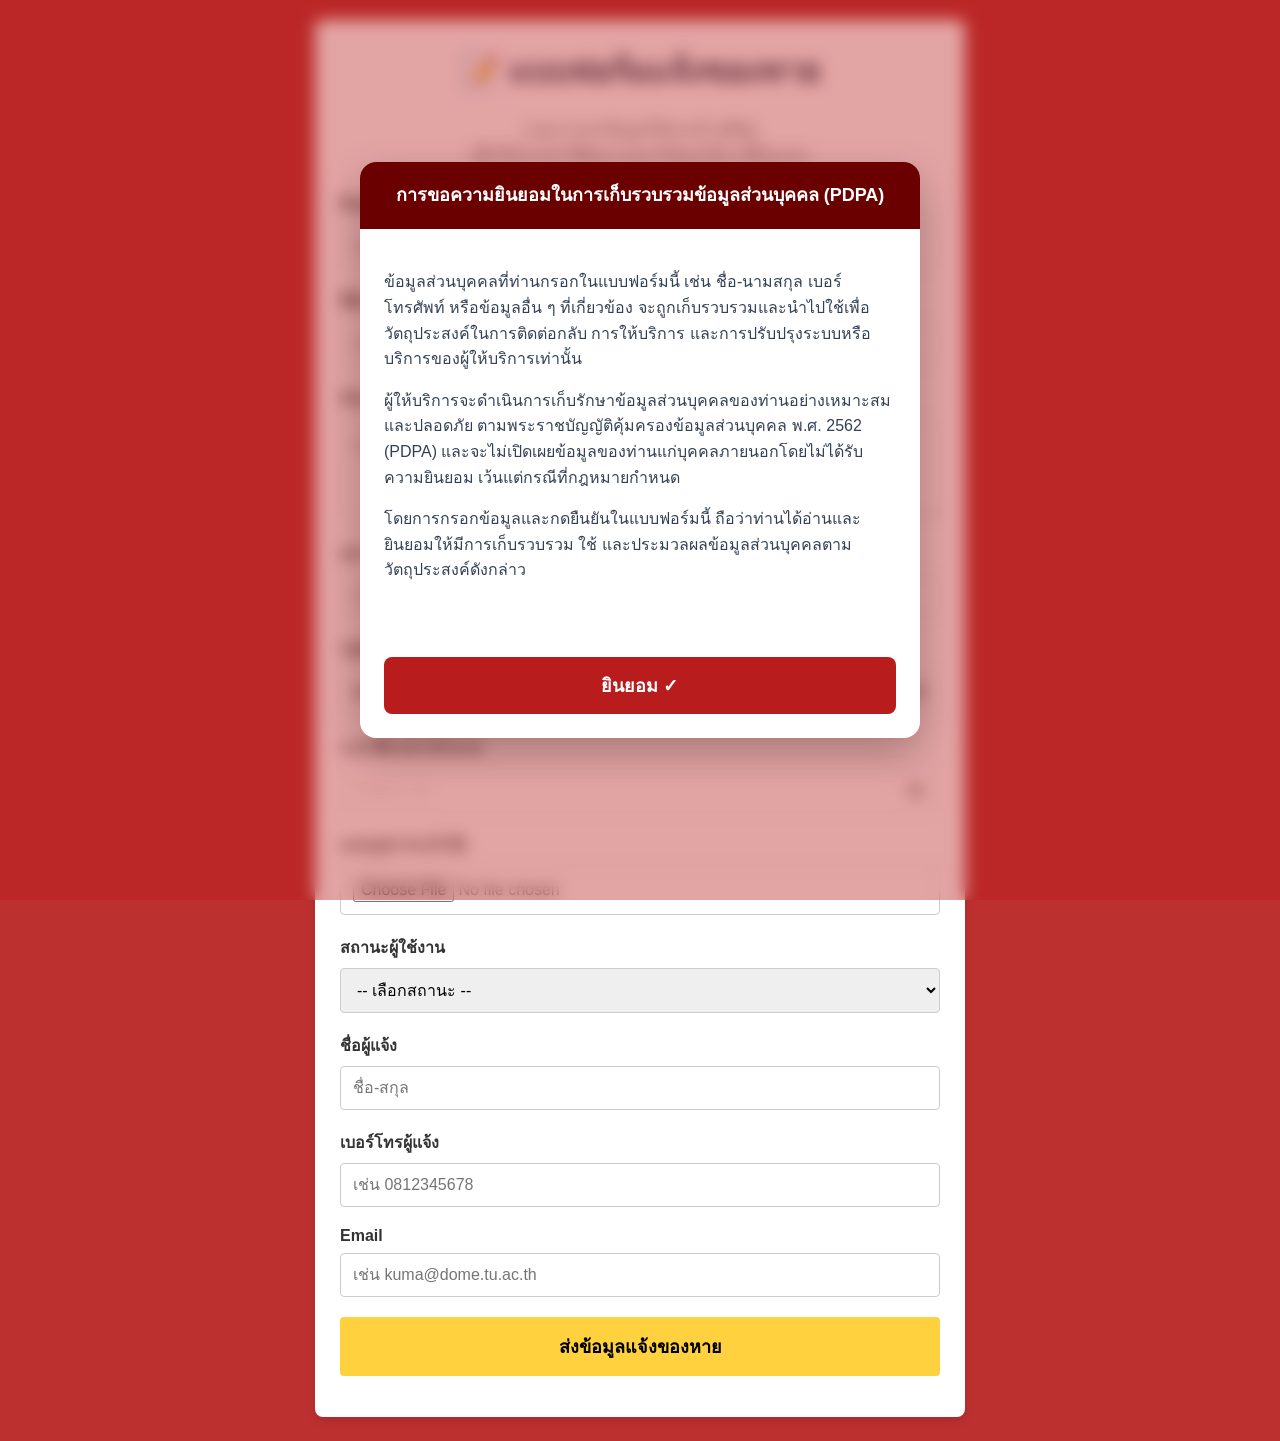
<file: Frontend/lost.html>
<!doctype html>
<html lang="th">
  <head>
    <meta charset="UTF-8" />
    <meta name="viewport" content="width=device-width, initial-scale=1.0" />
    <title>แจ้งเรื่องของหาย</title>
    <link rel="stylesheet" href="css/lost.css" />
    <link rel="stylesheet" href="css/pdpa.css" />
  </head>
  <body>
    <div class="container">
      <div class="section" id="reportSection">
        <h1>📝 แบบฟอร์มแจ้งของหาย</h1>
        <p class="intro">
          กรุณากรอกข้อมูลให้ครบถ้วนที่สุด<br />เพื่อให้เจ้าหน้าที่ติดตามของให้คุณได้ง่ายขึ้นนะคะ
        </p>

        <div class="form-group">
          <label for="itemName">สิ่งของที่คุณทำหายคืออะไร ?</label>
          <input
            type="text"
            id="itemName"
            name="itemName"
            placeholder="เช่น กระเป๋าสตางค์, โทรศัพท์, บัตรนักศึกษา"
            required
          />
        </div>
        <div class="form-group">
          <label for="brand">ยี่ห้อ / หมายเลขบัตร (ถ้ามี)</label>
          <input
            type="text"
            id="brand"
            name="brand"
            placeholder="เช่น Samsung, 1234-5678-xxxx"
          />
        </div>
        <div class="form-group">
          <label for="description">ลักษณะเด่น (สี, รุ่น, ตำหนิ)</label>
          <textarea
            id="description"
            name="description"
            rows="4"
            placeholder="เช่น โทรศัพท์สีฟ้า มีรอยขีดด้านหลัง, บัตรมีพวงกุญแจตุ๊กตา"
            required
          ></textarea>
        </div>
        <div class="form-group">
          <label for="location">สถานที่ที่คาดว่าทำหาย</label>
          <input
            type="text"
            id="location"
            name="location"
            placeholder="เช่น ห้องเรียน, โรงอาหาร, ลานจอดรถ, ชั้น 3 หอสมุดป๋วย"
            required
          />
        </div>
        <div class="form-group">
          <label for="date">วันที่ที่คาดว่าทำหาย (เดือน/วัน/ปี)</label>
          <input type="date" id="date" name="date" required />
        </div>
        <div class="form-group">
          <label for="time">เวลาที่คาดว่าทำหาย</label>
          <input type="time" id="time" name="time" required />
        </div>

        <!-- แนบรูปภาพ -->
        <div class="form-group">
          <label for="itemImage">แนบรูปภาพ (ถ้ามี)</label>
          <input
            type="file"
            id="itemImage"
            name="itemImage"
            accept="image/jpeg,image/jpg,image/png,image/gif,image/webp"
          />
        </div>

        <div class="form-group">
          <label for="userStatus">สถานะผู้ใช้งาน</label>
          <select id="userStatus" name="userStatus" required>
            <option value="">-- เลือกสถานะ --</option>
            <option value="student">นักศึกษา</option>
            <option value="external">บุคคลภายนอก</option>
          </select>
        </div>

        <!-- ช่องทางติดต่อผู้แจ้ง -->
        <div class="form-group">
          <label for="reporterName">ชื่อผู้แจ้ง</label>
          <input
            type="text"
            id="reporterName"
            placeholder="ชื่อ-สกุล"
            required
          />
        </div>
        <div class="form-group">
          <label for="reporterPhone">เบอร์โทรผู้แจ้ง</label>
          <input
            type="tel"
            id="reporterPhone"
            placeholder="เช่น 0812345678"
            inputmode="numeric"
            maxlength="10"
            pattern="[0-9]{10}"
            oninput="
              this.value = this.value.replace(/[^0-9]/g, '').slice(0, 10)
            "
            required
          />
        </div>

        <!-- เฉพาะนักศึกษา -->
        <div id="studentOnlyFields" style="display: none">
          <div class="form-group">
            <label for="reporterStudentId">เลขนักศึกษาผู้แจ้ง</label>
            <input
              type="text"
              id="reporterStudentId"
              placeholder="เช่น 6612345678"
              inputmode="numeric"
              maxlength="10"
              pattern="[0-9]{10}"
              oninput="
                this.value = this.value.replace(/[^0-9]/g, '').slice(0, 10)
              "
            />
          </div>
          <div class="form-group">
            <label for="reporterFaculty">คณะ</label>
            <input
              type="text"
              id="reporterFaculty"
              placeholder="วิทยาศาสตร์, บัญชี"
            />
          </div>
          <div class="form-group">
            <label for="reporterMajor">สาขา</label>
            <input
              type="text"
              id="reporterMajor"
              placeholder="เช่น วิทยาการคอมพิวเตอร์, สถิติ"
            />
          </div>
        </div>

        <div class="form-group">
          <label for="reporterEmail">Email</label>
          <input
            type="email"
            id="reporterEmail"
            placeholder="เช่น kuma@dome.tu.ac.th"
            required
          />
        </div>

        <button id="reportBtn">ส่งข้อมูลแจ้งของหาย</button>
        <p id="status"></p>
      </div>
    </div>

    <script src="liff.js"></script>
    <script src="js/pdpa.js"></script>
    <script src="js/lost.js"></script>
  </body>
</html>
</file>
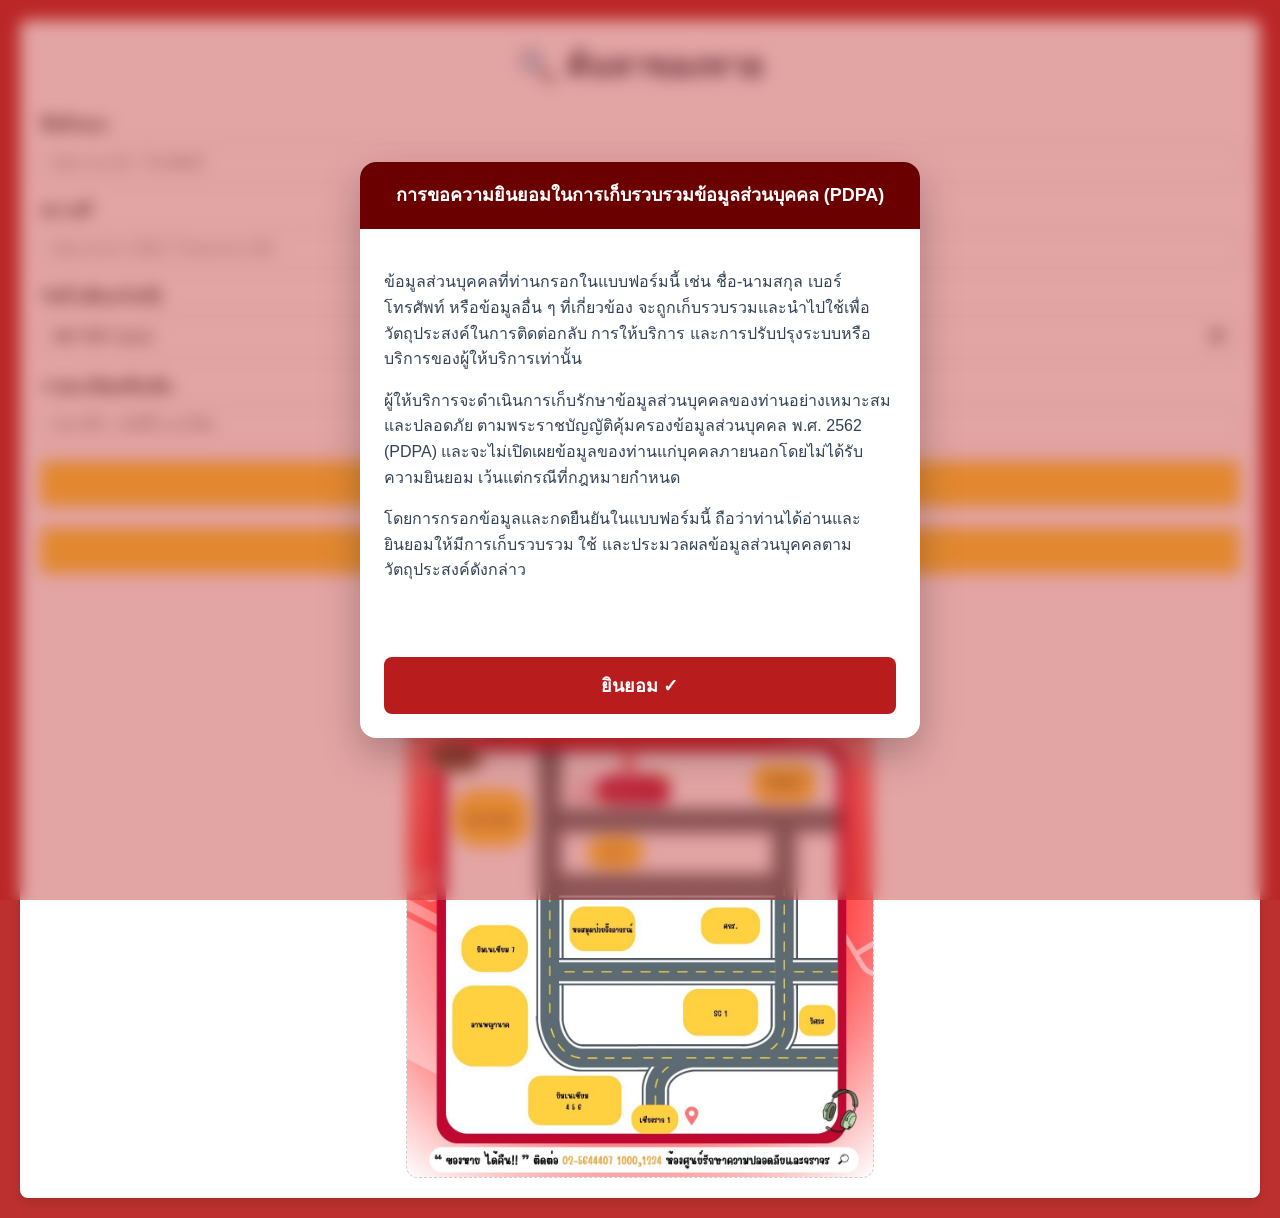
<file: Frontend/search.html>
<!doctype html>
<html lang="th">
  <head>
    <meta charset="UTF-8" />
    <meta name="viewport" content="width=device-width, initial-scale=1.0" />
    <title>ค้นหาของสูญหาย</title>
    <link rel="stylesheet" href="css/search.css" />
    <link rel="stylesheet" href="css/pdpa.css" />
  </head>
  <body>
    <div class="container">
      <div class="section" id="searchSection">
        <h1>🔍 ค้นหาของหาย</h1>
        <div class="form-group">
          <label for="searchItemName">ชื่อสิ่งของ</label>
          <input
            type="text"
            id="searchItemName"
            placeholder="เช่น กระเป๋า, โทรศัพท์"
          />
        </div>
        <div class="form-group">
          <label for="searchLocation">สถานที่</label>
          <input
            type="text"
            id="searchLocation"
            placeholder="เช่น อาคาร SC3, โรงอาหาร SC"
          />
        </div>
        <div class="form-group">
          <label for="searchDate">วันที่ (เดือน/วัน/ปี)</label>
          <input type="date" id="searchDate" />
        </div>
        <div class="form-group">
          <label for="searchDetails">รายละเอียดเพิ่มเติม</label>
          <input
            type="text"
            id="searchDetails"
            placeholder="เช่น สีดำ, มีสติ๊กเกอร์ติด"
          />
        </div>
        <button id="searchBtn">ค้นหา</button>

        <div style="margin-top: 20px">
          <a href="lost.html" style="text-decoration: none">
            <button class="lost-report-btn">แจ้งของหาย</button>
          </a>
        </div>
      </div>

      <div id="adminTableContainer" style="margin-top: 20px; display: none">
        <h2>📋 ผลการค้นหา</h2>
        <div class="table-wrapper">
          <table>
            <thead>
              <tr>
                <th>ลำดับ</th>
                <th>ประเภทการแจ้ง</th>
                <th>หมวดหมู่</th>
                <th>รูปภาพ</th>
                <th>ยี่ห้อ/รุ่น</th>
                <th>รายละเอียด</th>
                <th>วันที่</th>
                <th>เวลา</th>
                <th>สถานที่พบ</th>
                <th>ผู้แจ้ง</th>
              </tr>
            </thead>
            <tbody id="adminTableBody"></tbody>
          </table>
        </div>

        <div id="contactSection" class="contact-section">
          <button id="contactToggleBtn" class="contact-toggle-btn">
            ติดต่อรับสิ่งของ
          </button>

          <div id="contactForm" class="contact-form">
            <h3>กรุณากรอกข้อมูล</h3>

            <div
              id="contactItemsContainer"
              class="contact-items-container"
            ></div>

            <div class="form-group">
              <label for="contactName">ชื่อ - นามสกุล</label>
              <input
                type="text"
                id="contactName"
                placeholder="ชื่อ - นามสกุล"
              />
            </div>
            <div class="form-group">
              <label for="contactPhone">เบอร์ติดต่อ</label>
              <input
                type="tel"
                id="contactPhone"
                placeholder="เช่น 0812345678"
              />
            </div>
            <div class="form-group">
              <label for="contactDate"
                >วันที่ที่จะมารับสิ่งของ (เดือน/วัน/ปี)</label
              >
              <input type="date" id="contactDate" />
            </div>
            <div class="form-group">
              <label for="contactTime">เวลาที่จะมารับของ</label>
              <input type="time" id="contactTime" />
            </div>

            <button id="contactSubmitBtn" class="contact-submit-btn">
              แจ้งขอรับสิ่งของ
            </button>
          </div>
        </div>
      </div>

      <div id="mapPlaceholder" class="map-placeholder">
        <img src="img/howto.jpg" alt="แผนที่" />
      </div>
    </div>

    <script src="js/pdpa.js"></script>
    <script src="js/search.js"></script>
  </body>
</html>
</file>
<file: Frontend/css/lost.css>
body {
            font-family: -apple-system, BlinkMacSystemFont, "Segoe UI", Roboto, "Helvetica Neue", Arial, sans-serif;
            margin: 0;
            padding: 20px;
            background-color: #bc3030;
            color: #333;
        }
        .container {
            max-width: 600px;
            margin: 0 auto;
            padding: 25px;
            background-color: #fff;
            border-radius: 8px;
            box-shadow: 0 4px 8px rgba(0,0,0,0.1);
        }
        h1 {
            text-align: center;
            color: #2c3e50;
            margin-top: 0;
        }
        p.intro {
            text-align: center;
            color: #555;
            margin-bottom: 25px;
        }
        .form-group {
            margin-bottom: 20px;
        }
        label {
            display: block;
            margin-bottom: 8px;
            font-weight: bold;
        }
        input, textarea, select {
            width: 100%;
            padding: 12px;
            border: 1px solid #ccc;
            border-radius: 4px;
            box-sizing: border-box;
            font-size: 16px;
        }
        button {
            width: 100%;
            padding: 15px;
            background-color: #ffd13f;
            color: black;
            border: none;
            border-radius: 4px;
            cursor: pointer;
            font-size: 18px;
            font-weight: bold;
            transition: background-color 0.2s;
        }
        button:hover {
            background-color: #da8012;
        }
        #status {
            text-align: center;
            margin-top: 10px;
        }

        
        input[type="date"], input[type="time"] {
          -webkit-appearance: none;
          appearance: none;
          height: 44px;
          padding: 10px 12px;
          font-size: 16px;
          line-height: 1.2;
        }
        input[type="date"]::-webkit-date-and-time-value,
        input[type="time"]::-webkit-date-and-time-value {
          text-align: left;
        }
</file>
<file: Frontend/css/pdpa.css>
/* พื้นหลังเบลอสีแดงโปร่งแสง */
.pdpa-consent-overlay {
  position: fixed;
  inset: 0;
  background: rgba(185, 28, 28, 0.4);
  backdrop-filter: blur(8px);
  -webkit-backdrop-filter: blur(8px);
  display: flex;
  align-items: center;
  justify-content: center;
  padding: 20px;
  z-index: 9999;
}

.pdpa-consent-card {
  max-width: 560px;
  width: 100%;
  background: #fff;
  border-radius: 16px;
  overflow: hidden;
  box-shadow: 0 16px 40px rgba(0, 0, 0, 0.26);
  color: #1f2937;
  text-align: left;
  display: flex;
  flex-direction: column;
}

.pdpa-consent-card h2 {
  margin: 0;
  background-color: #6b0000;
  color: #ffffff;
  padding: 20px 16px;
  font-size: 18px;
  text-align: center;
  line-height: 1.5;
}

.pdpa-consent-body {
  max-height: 50vh;
  overflow-y: auto;
  margin: 0;
  padding: 24px 24px 16px 24px;
  line-height: 1.6;
  color: #334155;

  -ms-overflow-style: none;
  scrollbar-width: none;

  mask-image: linear-gradient(to bottom, black 85%, transparent 100%);
  -webkit-mask-image: linear-gradient(to bottom, black 85%, transparent 100%);
}

.pdpa-consent-body::-webkit-scrollbar {
  display: none;
}

.pdpa-consent-btn {
  width: calc(100% - 48px);
  margin: 0 24px 24px 24px;
  background-color: #b91c1c;
  color: white;
  border: none;
  padding: 14px;
  border-radius: 8px;
  font-size: 18px;
  cursor: pointer;
  font-weight: bold;
}

.pdpa-consent-btn:hover {
  background-color: #991b1b;
}
</file>
<file: css/manage-items.css>
/* นำโค้ดนี้ไปแทนที่ไฟล์ css/manage-items.css เดิมทั้งหมด */

/* ================= VARIABLES ================= */
:root {
    --primary: #bc3030;
    --primary-hover: #9e2828;
    --secondary: #ffd13f;
    --bg-body: #f4f7f9;
    --bg-surface: #ffffff;
    --text-main: #1e293b;
    --text-muted: #64748b;
    --border-light: #e2e8f0;
    --sidebar-width: 260px;
    
    --success: #10b981;
    --success-bg: #d1fae5;
    --danger: #ef4444;
    --danger-bg: #fee2e2;
}

* { margin: 0; padding: 0; box-sizing: border-box; font-family: 'Prompt', sans-serif; }
body { background-color: var(--bg-body); color: var(--text-main); font-size: 13px; overflow-x: hidden; }

/* ================= LAYOUT ================= */
.main-content { margin-left: var(--sidebar-width); min-height: 100vh; transition: margin-left 0.3s ease; display: flex; flex-direction: column; }
.content-wrapper { padding: 15px 20px; flex-grow: 1; }

.glass-card {
    background: var(--bg-surface); border-radius: 12px;
    box-shadow: 0 2px 10px rgba(0,0,0,0.03); border: 1px solid var(--border-light);
    margin-bottom: 15px;
}

/* ================= FILTERS ================= */
.filter-container { padding: 15px; }
.filter-grid { display: flex; flex-wrap: wrap; gap: 10px; align-items: center; }
.filter-input-group { position: relative; flex: 1; min-width: 180px; }
.filter-input-group i { position: absolute; left: 12px; top: 50%; transform: translateY(-50%); color: var(--text-muted); pointer-events: none; }
.form-control { width: 100%; padding: 10px 12px 10px 36px; border: 1px solid var(--border-light); border-radius: 6px; font-size: 13px; background-color: #f8fafc; color: var(--text-main); transition: all 0.2s; outline: none; }
.form-control:focus { border-color: var(--primary); background-color: #fff; }
.btn-primary { background: var(--secondary); color: #451a03; border: none; padding: 10px 20px; border-radius: 6px; font-weight: 600; font-size: 13px; cursor: pointer; transition: 0.2s; display: flex; align-items: center; justify-content: center; gap: 8px; white-space: nowrap; }
.btn-primary:hover { background: #facc15; }

/* ================= DESKTOP TABLE ================= */
.table-container { padding: 0; overflow: hidden; display: flex; flex-direction: column; }
.table-responsive { overflow-x: auto; width: 100%; }
.data-table { width: 100%; border-collapse: collapse; min-width: 1050px; }
.data-table th, .data-table td { padding: 12px 10px; text-align: left; border-bottom: 1px solid var(--border-light); vertical-align: middle; }
.data-table th { background-color: #f8fafc; color: var(--text-muted); font-weight: 500; white-space: nowrap; font-size: 12px; text-transform: uppercase; letter-spacing: 0.5px; border-bottom: 2px solid #e2e8f0; }

/* ✅ ตารางสลับสี (Zebra Striping) เฉพาะจอคอมพิวเตอร์ */
@media (min-width: 769px) {
    .data-table tbody tr:nth-child(even) { background-color: #f8fafc; }
    .data-table tbody tr:nth-child(odd) { background-color: #ffffff; }
    .data-table tbody tr:hover { background-color: #f1f5f9; }
}

/* ✅ ตกแต่งตัวเลขลำดับ (Row Number Badge) */
.row-number {
    background-color: #e2e8f0; color: #475569; width: 28px; height: 28px;
    border-radius: 50%; display: flex; align-items: center; justify-content: center;
    font-size: 12px; font-weight: 600; margin: 0 auto; box-shadow: inset 0 1px 3px rgba(0,0,0,0.05);
}

/* Status & Badges */
.badge { padding: 4px 8px; border-radius: 12px; font-size: 11px; font-weight: 500; display: inline-flex; align-items: center; gap: 4px; white-space: nowrap; }
.badge-found { background: var(--success-bg); color: #065f46; }
.badge-lost { background: var(--danger-bg); color: #991b1b; }

.status-grid { display: grid; grid-template-columns: 1fr; gap: 2px; }
.status-btn { padding: 4px 6px; border: 1px solid var(--border-light); border-radius: 4px; background: #fff; color: var(--text-muted); font-size: 11px; cursor: pointer; text-align: left; transition: 0.2s; }
.status-btn.active { background: var(--success); color: white; border-color: var(--success); font-weight: 600; cursor: default; }
.status-btn:not(.active):hover { background: #e2e8f0; }

.action-group { display: flex; gap: 4px; }
.action-btn { flex: 1; padding: 6px; border: none; border-radius: 4px; font-size: 13px; font-weight: 500; cursor: pointer; display: flex; align-items: center; justify-content: center; color: white; transition: 0.2s; }
.btn-edit { background: #3b82f6; } .btn-edit:hover { background: #2563eb; }
.btn-delete { background: var(--danger); } .btn-delete:hover { background: #dc2626; }

/* Text Utilities */
.text-bold { font-weight: 600; color: var(--text-main); font-size: 13px;}
.text-small { font-size: 11px; color: var(--text-muted); margin-top: 2px; line-height: 1.4; }
.icon-text { display: flex; align-items: center; gap: 6px; margin-bottom: 2px; font-size: 12px; }

/* ================= TABLE FOOTER (Pagination จัดกึ่งกลาง) ================= */
.table-footer {
    display: flex; justify-content: center; align-items: center; 
    padding: 20px; background: #fff; border-top: 1px solid var(--border-light);
    border-radius: 0 0 12px 12px;
}

/* ปุ่ม Refresh และ Export (ใช้ร่วมกันทุกหน้า) */
.btn-icon {
    background: #f1f5f9; color: #64748b; border: 1px solid #e2e8f0;
    width: 38px; height: 38px; border-radius: 8px;
    cursor: pointer; transition: 0.2s;
    display: flex; align-items: center; justify-content: center;
    font-size: 16px; flex-shrink: 0;
}
.btn-icon:hover { background: #e2e8f0; color: #0f172a; transform: scale(1.05); }

.btn-export {
    background: #10b981; color: white; border: none;
    padding: 10px 20px; border-radius: 8px;
    font-weight: 600; font-size: 13px;
    cursor: pointer; display: flex; align-items: center; gap: 8px;
    box-shadow: 0 4px 6px -1px rgba(16, 185, 129, 0.2); transition: 0.3s;
    white-space: nowrap;
}
.btn-export:hover { background: #059669; transform: translateY(-2px); box-shadow: 0 6px 8px -1px rgba(16, 185, 129, 0.3); }

/* Pagination UI */
.pagination { display: flex; align-items: center; gap: 6px; }
.page-btn { 
    border: 1px solid #e2e8f0; background: #fff; color: #64748b; 
    min-width: 36px; height: 36px; border-radius: 8px; cursor: pointer; 
    transition: all 0.2s ease; font-size: 14px; font-weight: 500; 
    display: flex; align-items: center; justify-content: center; padding: 0 12px; 
}
.page-btn:hover:not([disabled]) { background: #f8fafc; color: var(--text-main); border-color: #cbd5e1; }
.page-btn.active { background: var(--primary); color: #fff; border-color: var(--primary); pointer-events: none; box-shadow: 0 2px 6px rgba(188, 48, 48, 0.25); }
.page-btn[disabled] { opacity: 0.5; cursor: not-allowed; background: #f8fafc; color: #cbd5e1; }
.page-dots { color: var(--text-muted); font-size: 14px; font-weight: 600; padding: 0 4px; display: flex; align-items: center; height: 36px; }

/* ================= RESPONSIVE ================= */
@media (max-width: 1024px) {
    .main-content { margin-left: 0; }
    .sidebar { transform: translateX(-100%); transition: transform 0.3s ease; }
    .sidebar.active { transform: translateX(0); }
    .sidebar-overlay.active { display: block; }
}

@media (max-width: 768px) {
    .filter-grid { flex-direction: column; align-items: stretch; }
    .btn-primary { justify-content: center; }
    
    .data-table thead { display: none; }
    .data-table, .data-table tbody, .data-table tr, .data-table td { display: block; width: 100%; }
    .data-table tr { background: #fff; border: 1px solid var(--border-light); border-radius: 10px; margin-bottom: 12px; padding: 12px; box-shadow: 0 2px 6px rgba(0,0,0,0.02); }
    .data-table td { display: flex; flex-direction: column; padding: 8px 0; border-bottom: 1px dashed var(--border-light); text-align: left; }
    .data-table td:last-child { border-bottom: none; padding-bottom: 0; }
    .data-table td::before { content: attr(data-label); font-size: 11px; font-weight: 600; color: var(--text-muted); margin-bottom: 6px; }

    /* แก้ไขการแสดงผลตัวเลขลำดับในมือถือ */
    .row-number { margin: 0; width: 24px; height: 24px; font-size: 11px; background: #bc3030; color: #fff; }

    .status-grid { grid-template-columns: repeat(2, 1fr); }
    .action-group { flex-direction: row; gap: 8px; }
    .action-btn { padding: 10px; font-size: 14px; }
    
    .table-footer { flex-direction: column; justify-content: center; }
}
</file>
<file: css/audit-log.css>
/* ================= AUDIT LOG SPECIFIC STYLES ================= */

/* ปรับแต่งตารางสำหรับ Audit Log ให้ตัวหนังสืออ่านง่ายขึ้น */
.audit-table th, .audit-table td {
    padding: 16px 14px;
    vertical-align: middle;
}

/* User Info Layout */
.user-info {
    display: flex;
    align-items: center;
    gap: 12px;
}
.user-avatar {
    width: 36px; height: 36px;
    border-radius: 50%;
    background: #f1f5f9;
    color: #475569;
    display: flex; align-items: center; justify-content: center;
    font-size: 14px;
    flex-shrink: 0;
    border: 1px solid #e2e8f0;
}
.user-details {
    display: flex; flex-direction: column;
}
.user-name { font-weight: 600; color: #1e293b; font-size: 13px; }
.user-role { font-size: 11px; color: #64748b; margin-top: 2px; }

/* Action Badges */
.action-badge {
    padding: 6px 10px;
    border-radius: 8px;
    font-size: 11px;
    font-weight: 600;
    display: inline-flex;
    align-items: center;
    gap: 6px;
    letter-spacing: 0.3px;
    white-space: nowrap;
}

/* สีเฉพาะของการกระทำแต่ละแบบ */
.action-create { background: #dcfce7; color: #166534; border: 1px solid #bbf7d0; }
.action-update { background: #fef3c7; color: #b45309; border: 1px solid #fde68a; }
.action-status { background: #e0e7ff; color: #3730a3; border: 1px solid #c7d2fe; }
.action-delete { background: #fee2e2; color: #991b1b; border: 1px solid #fecaca; }

/* รายละเอียดการทำรายการ (Log Details) */
.log-detail-box {
    background: #f8fafc;
    border: 1px solid #e2e8f0;
    padding: 10px 12px;
    border-radius: 8px;
    font-size: 12px;
    color: #475569;
    line-height: 1.5;
    word-break: break-word;
}
.detail-highlight { color: #bc3030; font-weight: 600; }

/* ปรับ Responsive สำหรับมือถือ */
@media (max-width: 768px) {
    .audit-table thead { display: none; }
    .audit-table, .audit-table tbody, .audit-table tr, .audit-table td { display: block; width: 100%; }
    .audit-table tr { background: #fff; border: 1px solid var(--border-light); border-radius: 12px; margin-bottom: 16px; padding: 16px; }
    .audit-table td { display: flex; flex-direction: column; padding: 8px 0; border-bottom: 1px dashed var(--border-light); text-align: left; align-items: flex-start;}
    .audit-table td:last-child { border-bottom: none; }
    .audit-table td::before { content: attr(data-label); font-size: 11px; font-weight: 600; color: var(--text-muted); margin-bottom: 8px; text-transform: uppercase; }
    
    .log-detail-box { width: 100%; margin-top: 5px; }
}
</file>
<file: css/profile.css>
/* ================= PROFILE MODERN UI ================= */

.profile-wrapper { padding: 30px; background-color: #f8fafc; min-height: calc(100vh - 70px); }
.page-header { margin-bottom: 30px; }
.page-header h2 { font-size: 24px; font-weight: 700; color: #0f172a; margin: 0 0 5px 0; }
.page-header p { font-size: 14px; color: #64748b; margin: 0; }

.profile-layout { display: grid; grid-template-columns: 320px 1fr; gap: 24px; align-items: start; }

/* --- Card 1: User Summary --- */
.user-summary-card { background: #fff; border-radius: 20px; overflow: hidden; box-shadow: 0 4px 6px -1px rgba(0, 0, 0, 0.03); border: 1px solid rgba(226, 232, 240, 0.8); }
.card-cover { height: 100px; background: linear-gradient(135deg, #bc3030 0%, #ff6b6b 100%); }
.avatar-section { text-align: center; margin-top: -50px; padding-bottom: 20px; border-bottom: 1px solid #e2e8f0; }

.avatar-wrapper { position: relative; width: 100px; height: 100px; margin: 0 auto 15px; }
.avatar-wrapper img { width: 100%; height: 100%; border-radius: 50%; border: 4px solid #fff; object-fit: cover; box-shadow: 0 4px 10px rgba(0,0,0,0.1); background: #fff; }

.edit-avatar-btn {
    position: absolute; bottom: 0; right: 0; width: 32px; height: 32px;
    background: #1e293b; color: white; border: 2px solid #fff; border-radius: 50%;
    display: flex; align-items: center; justify-content: center; cursor: pointer; transition: 0.2s;
}
.edit-avatar-btn:hover { background: #bc3030; transform: scale(1.1); }

.user-display-name { font-size: 18px; font-weight: 700; color: #0f172a; margin: 0 0 5px 0; }
.user-role { font-size: 12px; font-weight: 600; padding: 4px 10px; border-radius: 20px; display: inline-block; }
.badge-admin { background: #fee2e2; color: #991b1b; }

.user-stats { display: flex; border-bottom: 1px solid #e2e8f0; }
.stat-box { flex: 1; text-align: center; padding: 15px 10px; }
.stat-box:first-child { border-right: 1px solid #e2e8f0; }
.stat-box h4 { font-size: 18px; font-weight: 700; color: #0f172a; margin: 0; }
.stat-box p { font-size: 12px; color: #64748b; margin: 2px 0 0 0; }

.user-contact-info { padding: 20px; }
.info-row { display: flex; align-items: center; gap: 12px; margin-bottom: 12px; font-size: 13px; color: #475569; }
.info-row i { color: #94a3b8; width: 16px; text-align: center; }

/* --- Card 2: Settings Form --- */
.settings-card { background: #fff; border-radius: 20px; padding: 30px; box-shadow: 0 4px 6px -1px rgba(0, 0, 0, 0.03); border: 1px solid rgba(226, 232, 240, 0.8); }

.settings-tabs { display: flex; gap: 20px; border-bottom: 1px solid #e2e8f0; margin-bottom: 25px; }
.tab-btn { background: none; border: none; padding: 10px 0; font-size: 15px; font-weight: 500; color: #64748b; cursor: pointer; position: relative; transition: 0.2s; display: flex; align-items: center; gap: 8px; }
.tab-btn:hover { color: #0f172a; }
.tab-btn.active { color: #bc3030; font-weight: 600; }
.tab-btn.active::after { content: ''; position: absolute; bottom: -1px; left: 0; width: 100%; height: 2px; background: #bc3030; border-radius: 2px 2px 0 0; }

.form-section-title { font-size: 16px; font-weight: 600; color: #1e293b; margin: 0 0 15px 0; padding-bottom: 10px; border-bottom: 1px dashed #e2e8f0; }
.form-grid { display: grid; grid-template-columns: 1fr 1fr; gap: 20px; }
.form-group { display: flex; flex-direction: column; gap: 6px; }
.form-group label { font-size: 13px; font-weight: 500; color: #475569; }

.modern-input { width: 100%; padding: 12px 14px; border: 1px solid #cbd5e1; border-radius: 8px; font-size: 14px; color: #0f172a; background: #fff; outline: none; transition: 0.2s; font-family: 'Prompt', sans-serif; }
.modern-input:focus { border-color: #bc3030; box-shadow: 0 0 0 3px rgba(188, 48, 48, 0.1); }
.modern-input.bg-gray { background: #f8fafc; color: #64748b; cursor: not-allowed; }

/* Input Password Wrapper (รูปตา) */
.password-wrapper { position: relative; width: 100%; }
.toggle-password { position: absolute; right: 12px; top: 50%; transform: translateY(-50%); background: none; border: none; color: #94a3b8; font-size: 14px; cursor: pointer; padding: 5px; }
.toggle-password:hover { color: #0f172a; }

.form-actions { display: flex; justify-content: flex-end; margin-top: 30px; }
.btn-save { background: #bc3030; color: white; border: none; padding: 12px 24px; border-radius: 8px; font-size: 14px; font-weight: 600; cursor: pointer; display: flex; align-items: center; gap: 8px; transition: 0.3s; }
.btn-save:hover { background: #9e2828; transform: translateY(-2px); box-shadow: 0 4px 10px rgba(188, 48, 48, 0.2); }
.btn-save.success-state { background: #10b981 !important; pointer-events: none; }

/* Login History List */
.login-history-list { display: flex; flex-direction: column; gap: 12px; }
.history-item { display: flex; align-items: center; justify-content: space-between; padding: 12px 16px; border: 1px solid #e2e8f0; border-radius: 12px; background: #fff; gap: 15px; }
.history-icon { width: 40px; height: 40px; border-radius: 10px; display: flex; align-items: center; justify-content: center; font-size: 16px; flex-shrink: 0; }
.bg-green { background: #dcfce7; color: #166534; }
.bg-gray { background: #f1f5f9; color: #475569; }
.history-details { flex-grow: 1; }
.history-device { font-size: 14px; font-weight: 600; color: #1e293b; margin-bottom: 2px; }
.history-meta { font-size: 12px; color: #64748b; }
.history-time { font-size: 12px; font-weight: 500; color: #475569; text-align: right; }

/* --- Responsive --- */
@media (max-width: 900px) { .profile-layout { grid-template-columns: 1fr; } }
@media (max-width: 600px) {
    .form-grid { grid-template-columns: 1fr; }
    .profile-wrapper { padding: 15px; }
    .settings-card { padding: 20px; }
    .settings-tabs { overflow-x: auto; white-space: nowrap; }
    .history-item { flex-direction: column; align-items: flex-start; gap: 8px; }
    .history-time { text-align: left; width: 100%; border-top: 1px dashed #e2e8f0; padding-top: 8px; }
}
</file>
<file: css/settings.css>
/* ================= SETTINGS & MODAL UI ================= */

.tab-header {
    display: flex;
    justify-content: space-between;
    align-items: center;
    flex-wrap: wrap;
    gap: 15px;
}

/* Status Badges for Master Data */
.status-pill {
    padding: 4px 10px;
    border-radius: 20px;
    font-size: 12px;
    font-weight: 600;
    display: inline-flex;
    align-items: center;
    gap: 6px;
}
.status-active { background: #d1fae5; color: #065f46; border: 1px solid #a7f3d0; }
.status-inactive { background: #f1f5f9; color: #64748b; border: 1px solid #e2e8f0; }

/* Modal Styles */
.modal-overlay {
    display: none;
    position: fixed;
    top: 0; left: 0;
    width: 100%; height: 100%;
    background: rgba(15, 23, 42, 0.6);
    backdrop-filter: blur(4px);
    z-index: 1000;
    align-items: center;
    justify-content: center;
    opacity: 0;
    transition: opacity 0.3s ease;
}

.modal-overlay.show {
    display: flex;
    opacity: 1;
}

.modal-content {
    background: #fff;
    width: 100%;
    max-width: 450px;
    border-radius: 20px;
    box-shadow: 0 20px 25px -5px rgba(0, 0, 0, 0.1), 0 10px 10px -5px rgba(0, 0, 0, 0.04);
    transform: translateY(20px);
    transition: transform 0.3s ease;
    overflow: hidden;
}

.modal-overlay.show .modal-content {
    transform: translateY(0);
}

.modal-header {
    padding: 20px 25px;
    border-bottom: 1px solid #e2e8f0;
    display: flex;
    justify-content: space-between;
    align-items: center;
    background: #f8fafc;
}

.modal-header h3 {
    margin: 0;
    font-size: 18px;
    font-weight: 600;
    color: #0f172a;
}

.close-btn {
    background: none;
    border: none;
    font-size: 20px;
    color: #64748b;
    cursor: pointer;
    transition: 0.2s;
    width: 30px; height: 30px;
    border-radius: 50%;
    display: flex; align-items: center; justify-content: center;
}
.close-btn:hover {
    background: #e2e8f0;
    color: #ef4444;
}

.modal-body {
    padding: 25px;
}

/* Responsive Table */
@media (max-width: 768px) {
    .tab-header { flex-direction: column; align-items: stretch; }
    #tab-locations, #tab-categories { padding: 20px 15px !important; }
}
</file>
<file: Frontend/css/admin.css>
body {
      font-family: "Segoe UI", Roboto, "Helvetica Neue", Arial, sans-serif;
      margin: 0;
      padding: 20px;
      /* เปลี่ยนพื้นหลังหน้า admin ให้เป็นสีขาว */
      background-color: #ffffff;
      color: #333;
    }

    .container {
      max-width: 1400px;
      margin: 0 auto;
      background: #fff;
      border-radius: 8px;
      box-shadow: 0 4px 8px rgba(0, 0, 0, 0.1);
      padding: 20px;
      overflow-x: auto;
    }

    h1 {
      text-align: center;
      color: #2c3e50;
      margin-top: 0;
    }

    .filter-section {
      margin-bottom: 20px;
      display: flex;
      flex-wrap: wrap;
      gap: 10px;
      justify-content: space-between;
    }

    .filter-section select, 
    .filter-section input, 
    .filter-section button {
      padding: 10px;
      font-size: 16px;
      border: 1px solid #ccc;
      border-radius: 4px;
      flex: 1;
      min-width: 150px;
      box-sizing: border-box;
    }

    .filter-section button {
      background-color: #ffd13f;
      color: black;
      cursor: pointer;
      font-weight: bold;
      transition: background-color 0.2s;
    }
    .filter-section button:hover { background-color: #da8012; }

    /* สไตล์ตารางสำหรับหน้าจอใหญ่ */
    .table-wrapper { 
      overflow-x: auto;
      -webkit-overflow-scrolling: touch;
    }
    
    table {
      width: 100%;
      min-width: 1300px;
      border-collapse: collapse;
      margin-top: 20px;
      table-layout: auto;
    }

    table th, table td {
      border: 1px solid #ccc;
      padding: 10px;
      text-align: center;
      vertical-align: top;
      white-space: normal;
      word-break: break-word;
      overflow-wrap: anywhere;
      hyphens: auto;
    }

    table th {
      background-color: #f9f9f9;
      font-weight: bold;
      line-height: 1.4;
      white-space: normal;
    }

    /* คอลัมน์ลำดับไม่ให้ตัดบรรทัด */
    table th:first-child {
      white-space: nowrap;
    }

    .status {
      font-weight: bold;
      padding: 5px 10px;
      border-radius: 4px;
      display: inline-block;
      white-space: nowrap;
    }
    .status.waiting { background-color: #28a745; color: white; }
    .status.received { background-color: #007bff; color: white; }
    .status.expiring { background-color: #ffa500; color: white; }
    .status.expired { background-color: #dc3545; color: white; }

    button {
      padding: 5px 10px;
      background-color: #ffd13f;
      color: black;
      border: none;
      border-radius: 4px;
      cursor: pointer;
      font-size: 14px;
      font-weight: bold;
      transition: background-color 0.2s;
    }
    button:hover { background-color: #da8012; }

    /* ปรับ input วันที่/เวลาให้แสดงดีบน iPhone */
    input[type="date"], 
    input[type="time"] {
      -webkit-appearance: none;
      appearance: none;
      height: 44px;
      padding: 10px 12px;
      font-size: 16px;
      line-height: 1.2;
    }
    input[type="date"]::-webkit-date-and-time-value,
    input[type="time"]::-webkit-date-and-time-value {
      text-align: left;
    }

    /* สไตล์สำหรับมือถือเท่านั้น */
    @media (max-width: 768px) {
      body { padding: 12px; }
      
      .container {
        padding: 16px;
        overflow-x: visible;
      }

      h1 { 
        font-size: 20px; 
        margin-bottom: 16px;
      }

      /* ส่วนกรองข้อมูลแสดงแนวตั้งบนมือถือ */
      .filter-section {
        flex-direction: column;
        gap: 12px;
      }

      .filter-section select,
      .filter-section input,
      .filter-section button {
        width: 100%;
        min-width: auto;
      }

      /* ซ่อนการกำหนดความกว้างคอลัมน์บนมือถือ */
      colgroup { display: none; }

      .table-wrapper { 
        overflow: visible;
        display: flex;
        flex-direction: column;
        align-items: center;
      }

      table {
        display: block;
        width: 100% !important;
        min-width: auto;
        max-width: 460px;
        margin: 0 auto;
        border-collapse: separate;
        border-spacing: 0;
      }

      /* ซ่อนหัวตารางใน mobile */
      table thead { display: none; }

      table tbody { display: block; width: 100%; }

      /* การ์ดแต่ละแถว */
      table tbody tr {
        display: block;
        width: 100%;
        margin: 0 auto 14px;
        background: #fff;
        border-radius: 8px;
        box-shadow: 0 2px 4px rgba(0,0,0,0.1);
        padding: 12px 14px;
        box-sizing: border-box;
      }

      /* เซลล์ในการ์ด */
      table tbody td {
        display: flex;
        justify-content: space-between;
        align-items: flex-start;
        border: none;
        border-bottom: 1px solid #eee;
        padding: 8px 0;
        text-align: left;
        white-space: normal;
        word-break: break-word;
        overflow-wrap: anywhere;
      }
      table tbody td:last-child { border-bottom: none; }

      /* label ด้านซ้าย - ให้ภาษาอังกฤษขึ้นบรรทัดใหม่ */
      table tbody td::before {
        content: attr(data-label);
        font-weight: 600;
        color: #666;
        margin-right: 8px;
        min-width: 130px;
        max-width: 130px;
        flex-shrink: 0;
        white-space: normal;
        word-break: break-word;
        line-height: 1.3;
      }

      /* รูปภาพ */
      table td[data-label^="รูปภาพ"] img,
      table td[data-label*="Picture"] img {
        max-width: 72px;
        max-height: 72px;
        object-fit: cover;
      }

      /* สถานะ */
      table td[data-label^="สถานะ"] .status,
      table td[data-label*="Status"] .status {
        display: inline-block;
        padding: 6px 10px;
      }

      /* ปุ่มการจัดการ */
      table td[data-label^="การจัดเก็บ"] button,
      table td[data-label*="Record"] button {
        width: 100%;
        margin-top: 4px;
      }

      /* รายละเอียดผู้แจ้ง - ให้แสดงแนวตั้ง */
      table td[data-label^="รายละเอียดผู้แจ้ง"],
      table td[data-label*="Reporter Details"] {
        flex-direction: column;
        align-items: stretch;
      }

      table td[data-label^="รายละเอียดผู้แจ้ง"]::before,
      table td[data-label*="Reporter Details"]::before {
        margin-bottom: 8px;
      }

      table td[data-label^="รายละเอียดผู้แจ้ง"] > div,
      table td[data-label*="Reporter Details"] > div {
        width: 100%;
        display: flex;
        justify-content: space-between;
        padding: 4px 0;
        border-bottom: 1px solid #f0f0f0;
      }

      table td[data-label^="รายละเอียดผู้แจ้ง"] > div:last-child,
      table td[data-label*="Reporter Details"] > div:last-child {
        border-bottom: none;
      }

      table td[data-label^="รายละเอียดผู้แจ้ง"] strong,
      table td[data-label*="Reporter Details"] strong {
        color: #666;
        font-weight: 600;
        min-width: 100px;
      }

      th.head1 { background: #ffe4e1; color: #000; }
      th.head2 { background: #e6f4ea; color: #000; }
      th.head3 { background: #f9eedf; color: #000; }
      th.head4 { background: #ebedfa; color: #000; }
    }
</file>
<file: Frontend/css/found.css>
body {
      font-family: -apple-system, BlinkMacSystemFont, "Segoe UI", Roboto, "Helvetica Neue", Arial, sans-serif;
      margin: 0;
      padding: 20px;
      background-color: #bc3030;
      color: #333;
    }

    form {
      max-width: 600px;
      margin: 0 auto;
      padding: 25px;
      background-color: #ffffff;
      border-radius: 8px;
      box-shadow: 0 4px 8px rgba(0,0,0,0.1);
    }

    h1 {
      text-align: center;
      color: #2c3e50;
    }

    p.intro {
      text-align: center;
      color: #555;
      margin-bottom: 25px;
    }

    .form-group {
      margin-bottom: 20px;
    }

    label {
      display: block;
      margin-bottom: 8px;
      font-weight: bold;
    }

    input, textarea, select {
      width: 100%;
      padding: 12px;
      border: 1px solid #ccc;
      border-radius: 4px;
      box-sizing: border-box;
      font-size: 16px;
    }

    button {
      width: 100%;
      padding: 15px;
      background-color: #ffd13f;
      color: black;
      border: none;
      border-radius: 4px;
      cursor: pointer;
      font-size: 18px;
      font-weight: bold;
      transition: background-color 0.2s;
    }

    button:hover {
      background-color: #da8012;
    }

    /* Normalize date/time inputs on iPhone (same height as other inputs) */
    input[type="date"], input[type="time"] {
      -webkit-appearance: none;
      appearance: none;
      height: 44px;
      padding: 10px 12px;
      font-size: 16px;
      line-height: 1.2;
    }
    /* Improve rendering of iOS value area */
    input[type="date"]::-webkit-date-and-time-value,
    input[type="time"]::-webkit-date-and-time-value {
      text-align: left;
    }
</file>
<file: Frontend/css/search.css>
body {
  font-family: "Segoe UI", Roboto, "Helvetica Neue", Arial, sans-serif;
  margin: 0;
  padding: 20px;
  background-color: #bc3030;
  color: #333;
}
.container {
  max-width: 1400px;
  margin: 0 auto;
  background: #fff;
  border-radius: 8px;
  box-shadow: 0 4px 8px rgba(0, 0, 0, 0.1);
  padding: 20px;
  overflow-x: auto;
}
h1 {
  text-align: center;
  color: #2c3e50;
  margin-top: 0;
}
.form-group {
  margin-bottom: 15px;
}
label {
  display: block;
  margin-bottom: 6px;
  font-weight: bold;
}
input,
select,
button {
  width: 100%;
  padding: 10px;
  font-size: 16px;
  border: 1px solid #ccc;
  border-radius: 4px;
  box-sizing: border-box;
}
button {
  background-color: #ffd13f;
  color: black;
  cursor: pointer;
  font-weight: bold;
  transition: background-color 0.2s;
}
button:hover {
  background-color: #da8012;
}

.table-wrapper {
  overflow-x: auto;
  -webkit-overflow-scrolling: touch;
}
table {
  width: 100%;
  min-width: 1300px;
  border-collapse: collapse;
  margin-top: 20px;
  table-layout: auto;
}
table th,
table td {
  border: 1px solid #ccc;
  padding: 10px;
  text-align: center;
  vertical-align: top;
  white-space: normal;
  word-break: break-word;
  overflow-wrap: anywhere;
  hyphens: auto;
}
table th {
  background-color: #f9f9f9;
  font-weight: bold;
  line-height: 1.4;
  white-space: normal;
}

#adminTableContainer table th:first-child {
  white-space: nowrap;
}
.status {
  font-weight: bold;
  padding: 5px 10px;
  border-radius: 4px;
  display: inline-block;
  white-space: nowrap;
}
.status.waiting {
  background-color: #28a745;
  color: #fff;
}
.status.received {
  background-color: #007bff;
  color: #fff;
}
.status.expiring {
  background-color: #ffa500;
  color: #fff;
}
.status.expired {
  background-color: #dc3545;
  color: #fff;
}

input[type="date"],
input[type="time"] {
  -webkit-appearance: none;
  appearance: none;
  height: 44px;
  padding: 10px 12px;
  font-size: 16px;
  line-height: 1.2;
}
input[type="date"]::-webkit-date-and-time-value,
input[type="time"]::-webkit-date-and-time-value {
  text-align: left;
}

@media (max-width: 768px) {
  body {
    padding: 12px;
  }
  .container {
    padding: 16px;
    overflow-x: visible;
  }

  .form-group {
    margin-bottom: 12px;
  }

  #adminTableContainer {
    display: flex;
    flex-direction: column;
    align-items: center;
    margin: 20px auto 0;
    width: 100%;
    max-width: 100%;
  }
  #adminTableContainer h2 {
    text-align: center;
    width: 100%;
    margin-bottom: 12px;
  }

  #adminTableContainer .table-wrapper {
    width: 100%;
    max-width: 100%;
    padding: 0;
    overflow: visible;
    display: flex;
    justify-content: center;
  }

  #adminTableContainer table {
    display: block;
    width: 100% !important;
    min-width: auto;
    max-width: 460px;
    margin: 0 auto;
    border-collapse: separate;
    border-spacing: 0;
  }

  #adminTableContainer thead {
    display: none;
  }
  #adminTableContainer tbody {
    display: block;
    width: 100%;
  }

  #adminTableContainer tbody tr {
    display: block;
    width: 100%;
    margin: 0 auto 14px;
    background: #fff;
    border-radius: 8px;
    box-shadow: 0 2px 4px rgba(0, 0, 0, 0.1);
    padding: 12px 14px;
    box-sizing: border-box;
  }

  #adminTableContainer tbody td {
    display: flex;
    justify-content: space-between;
    align-items: flex-start;
    border: none;
    border-bottom: 1px solid #eee;
    padding: 8px 0;
    text-align: left;
    white-space: normal;
    word-break: break-word;
    overflow-wrap: anywhere;
  }
  #adminTableContainer tbody td:last-child {
    border-bottom: none;
  }

  #adminTableContainer tbody td::before {
    content: attr(data-label);
    font-weight: 600;
    color: #666;
    margin-right: 8px;
    min-width: 130px;
    max-width: 130px;
    flex-shrink: 0;
    white-space: normal;
    word-break: break-word;
    line-height: 1.3;
  }

  #adminTableContainer td[data-label^="รูปภาพ"] img,
  #adminTableContainer td[data-label*="Picture"] img {
    max-width: 72px;
    max-height: 72px;
    object-fit: cover;
  }

  #adminTableContainer td[data-label^="สถานะ"] .status,
  #adminTableContainer td[data-label*="Status"] .status {
    display: inline-block;
    padding: 6px 10px;
  }

  #adminTableContainer td[data-label^="รายละเอียดผู้แจ้ง"],
  #adminTableContainer td[data-label*="Reporter Details"] {
    flex-direction: column;
    align-items: stretch;
  }

  #adminTableContainer td[data-label^="รายละเอียดผู้แจ้ง"]::before,
  #adminTableContainer td[data-label*="Reporter Details"]::before {
    margin-bottom: 8px;
  }

  #adminTableContainer td[data-label^="รายละเอียดผู้แจ้ง"] > div,
  #adminTableContainer td[data-label*="Reporter Details"] > div {
    width: 100%;
    display: flex;
    justify-content: space-between;
    padding: 4px 0;
    border-bottom: 1px solid #f0f0f0;
  }

  #adminTableContainer td[data-label^="รายละเอียดผู้แจ้ง"] > div:last-child,
  #adminTableContainer td[data-label*="Reporter Details"] > div:last-child {
    border-bottom: none;
  }

  #adminTableContainer td[data-label^="รายละเอียดผู้แจ้ง"] strong,
  #adminTableContainer td[data-label*="Reporter Details"] strong {
    color: #666;
    font-weight: 600;
    min-width: 100px;
  }
  #adminTableContainer tbody td[colspan="12"] {
    display: block;
    text-align: center !important;
    width: 100%;
    border-bottom: none;
  }

  #adminTableContainer tbody td[colspan="12"]::before {
    display: none;
  }
}
/* Contact Section Styles */
.contact-section {
  margin-top: 20px;
  display: none;
}

.contact-toggle-btn {
  width: 100%;
  padding: 12px;
  font-size: 16px;
  font-weight: 600;
  background: #facc15;
  border: none;
  border-radius: 8px;
  cursor: pointer;
}

.contact-form {
  margin-top: 16px;
  display: none;
  padding: 16px;
  border: 1px solid #ddd;
  border-radius: 12px;
  background: #fff;
}

.contact-form h3 {
  margin-top: 0;
}

.contact-items-container {
  margin-bottom: 16px;
}

.contact-items-title {
  margin: 0 0 8px;
  font-weight: 600;
}

.contact-items-list {
  display: flex;
  flex-direction: column;
  gap: 8px;
  max-height: 220px;
  overflow: auto;
  padding-right: 8px;
  padding-left: 0;
  align-items: stretch;
}

.contact-item-label {
  display: flex;
  align-items: center;
  font-size: 0.95rem;
  width: 100%;
}

.contact-item-label span {
  flex: 1;
  text-align: center;
  padding-right: 20px;
}

.contact-item-label input[type="checkbox"] {
  width: auto;
  margin: 0;
  transform: scale(1.05);
  flex-shrink: 0;
}

.contact-submit-btn {
  width: 100%;
  padding: 12px;
  font-size: 16px;
  font-weight: 600;
  background: #ffd13f;
  border: none;
  border-radius: 8px;
  color: black;
  cursor: pointer;
}

/* Lost Report Button */
.lost-report-btn {
  width: 100%;
  padding: 10px;
  font-size: 16px;
  border: 1px solid #ccc;
  border-radius: 4px;
  box-sizing: border-box;
  background-color: #ffd13f;
  color: black;
  cursor: pointer;
  font-weight: bold;
  transition: background-color 0.2s;
}

.map-placeholder {
  margin: 20px auto 0 auto;
  width: 100%;
  max-width: 466px;
  aspect-ratio: 466 / 582;
  border: 1px dashed #ccc;
  border-radius: 12px;
  display: flex;
  align-items: center;
  justify-content: center;
  background-color: #fafafa;
  color: #666;
  overflow: hidden;
}

.map-placeholder img {
  width: 100%;
  height: 100%;
  object-fit: contain;
  object-position: center;
}
</file>
